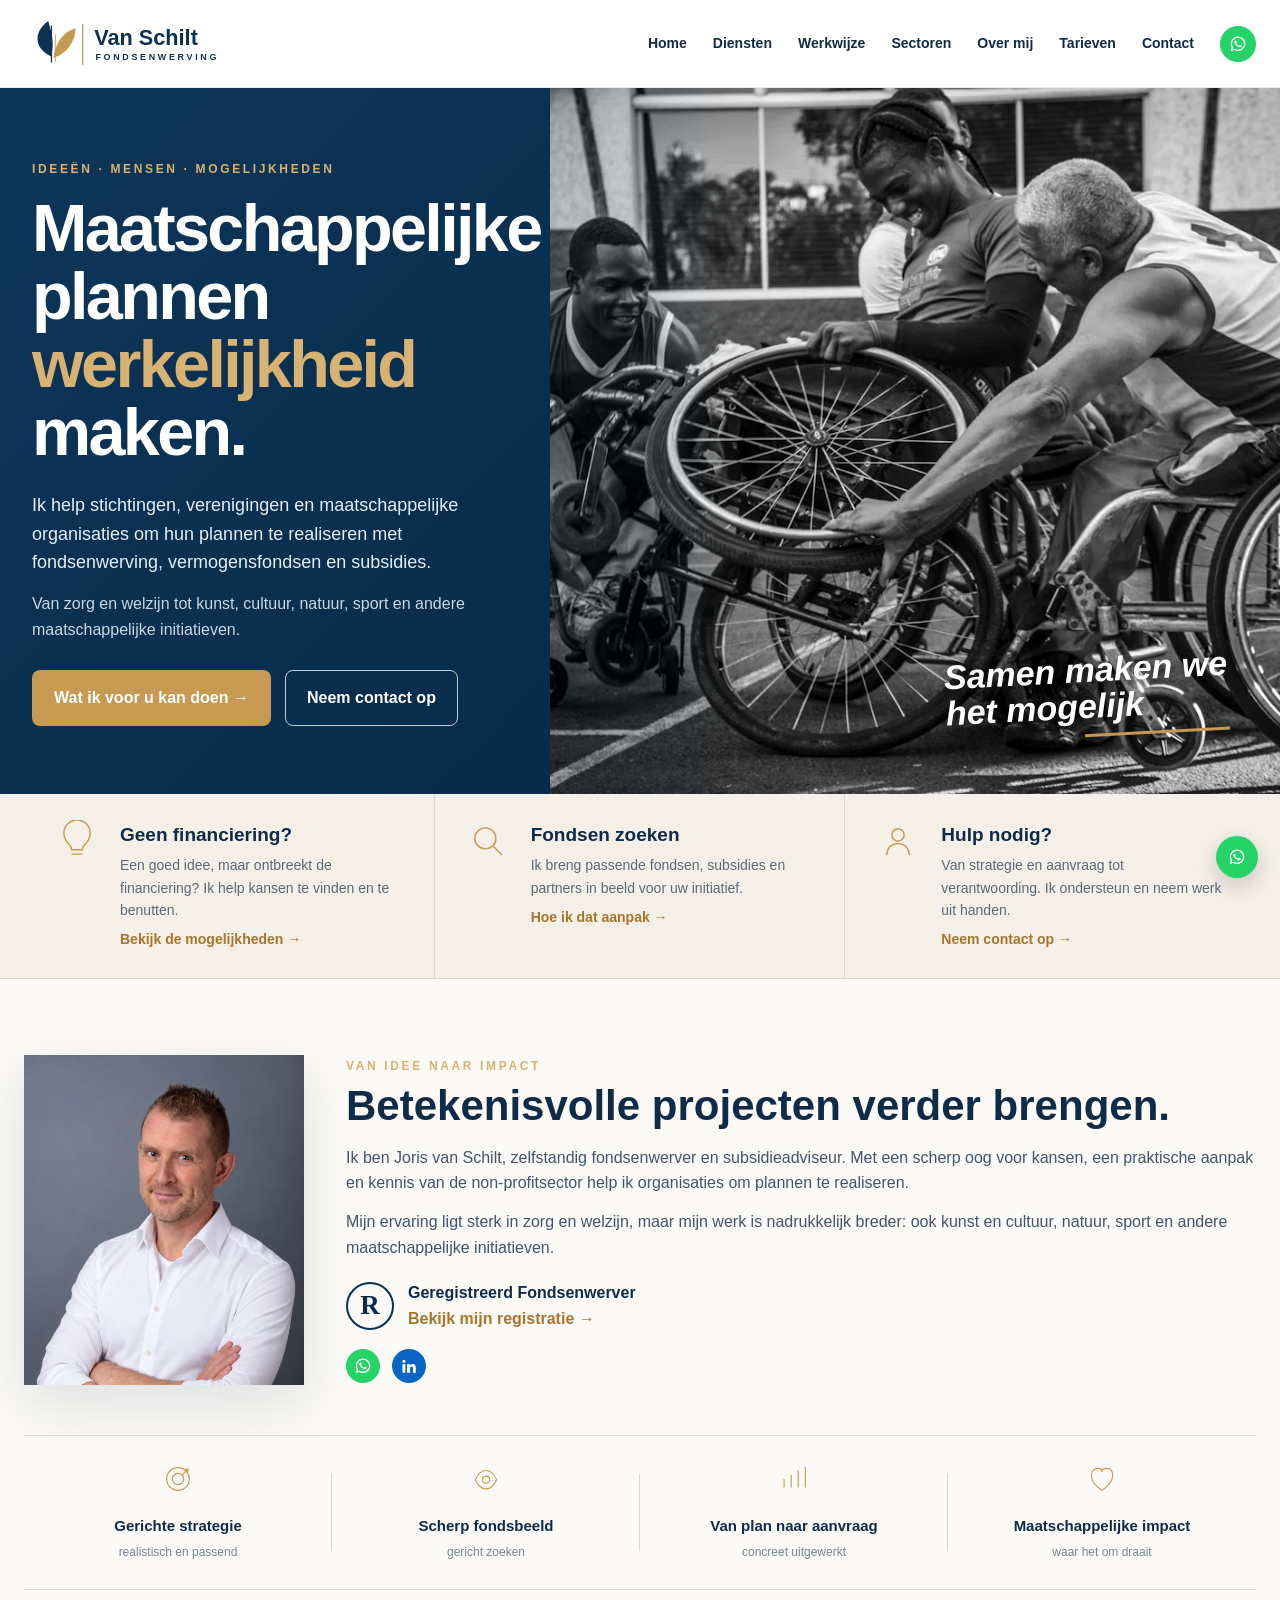
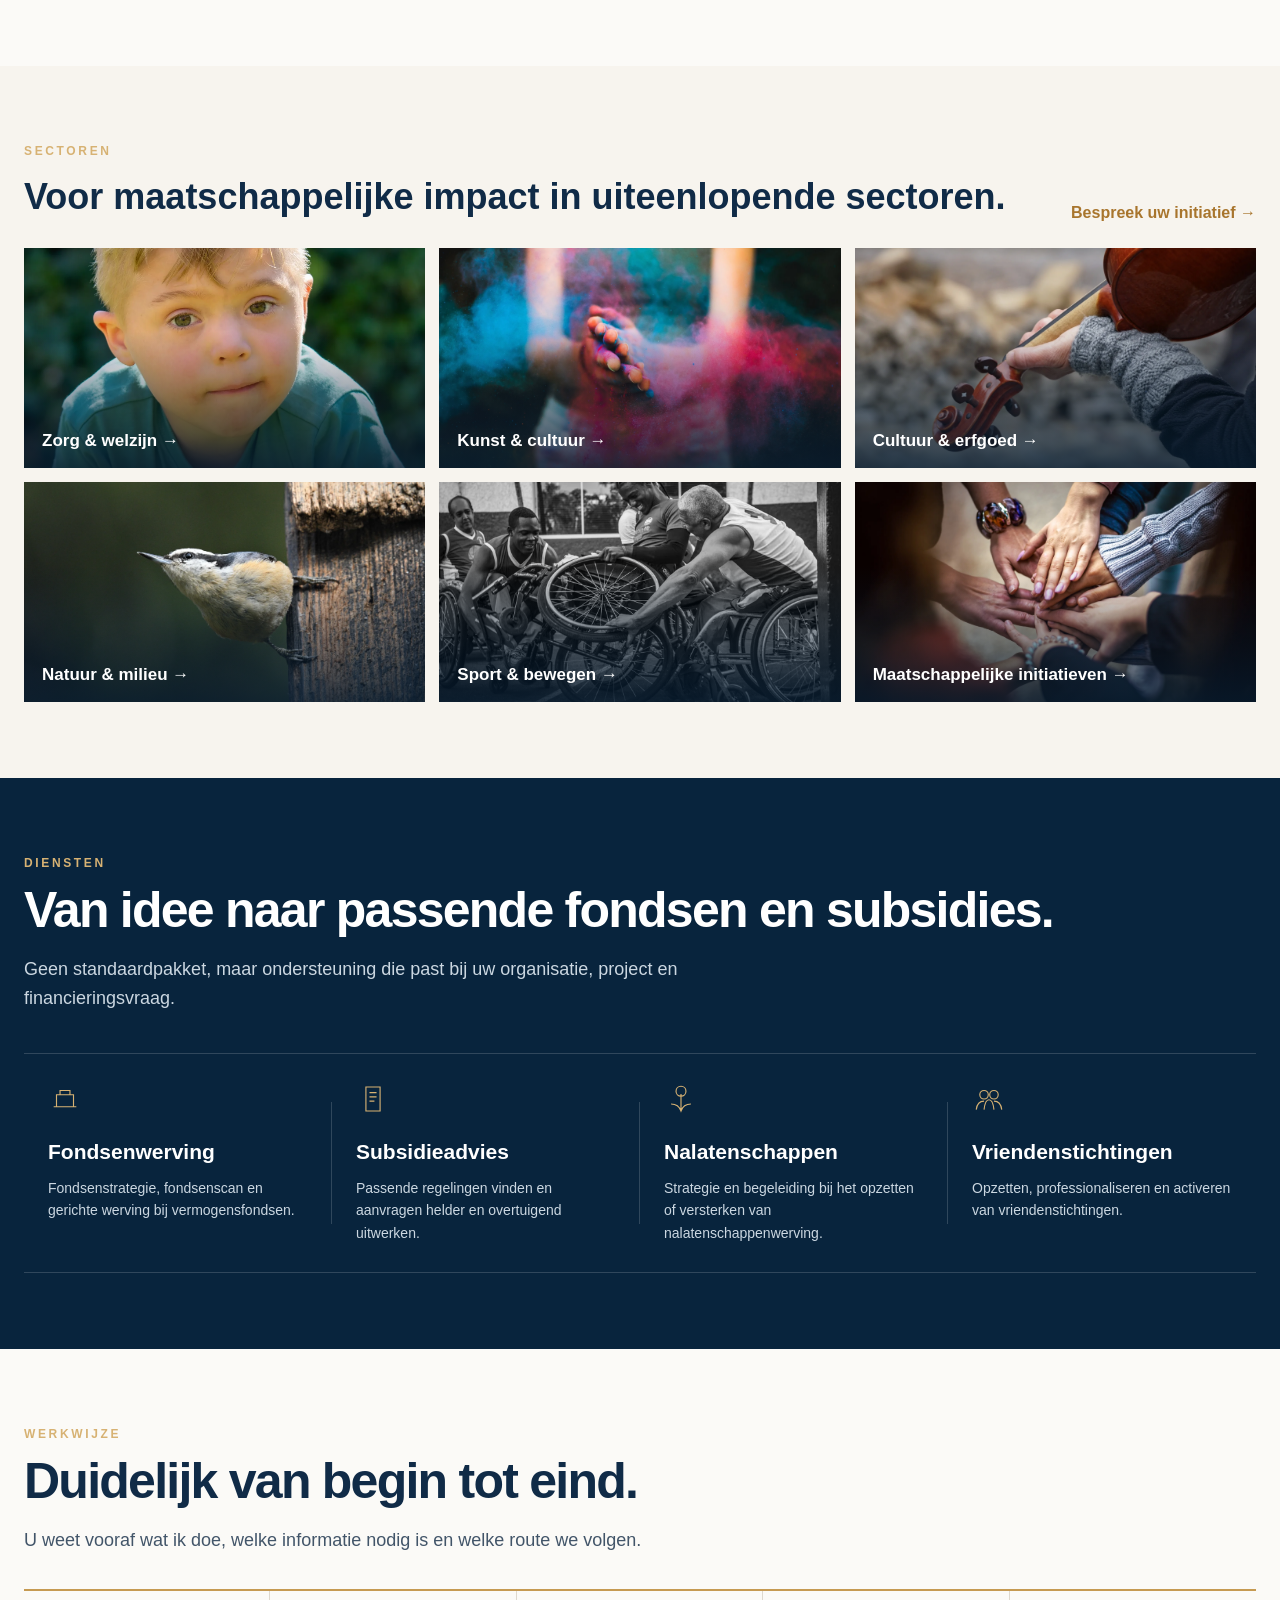
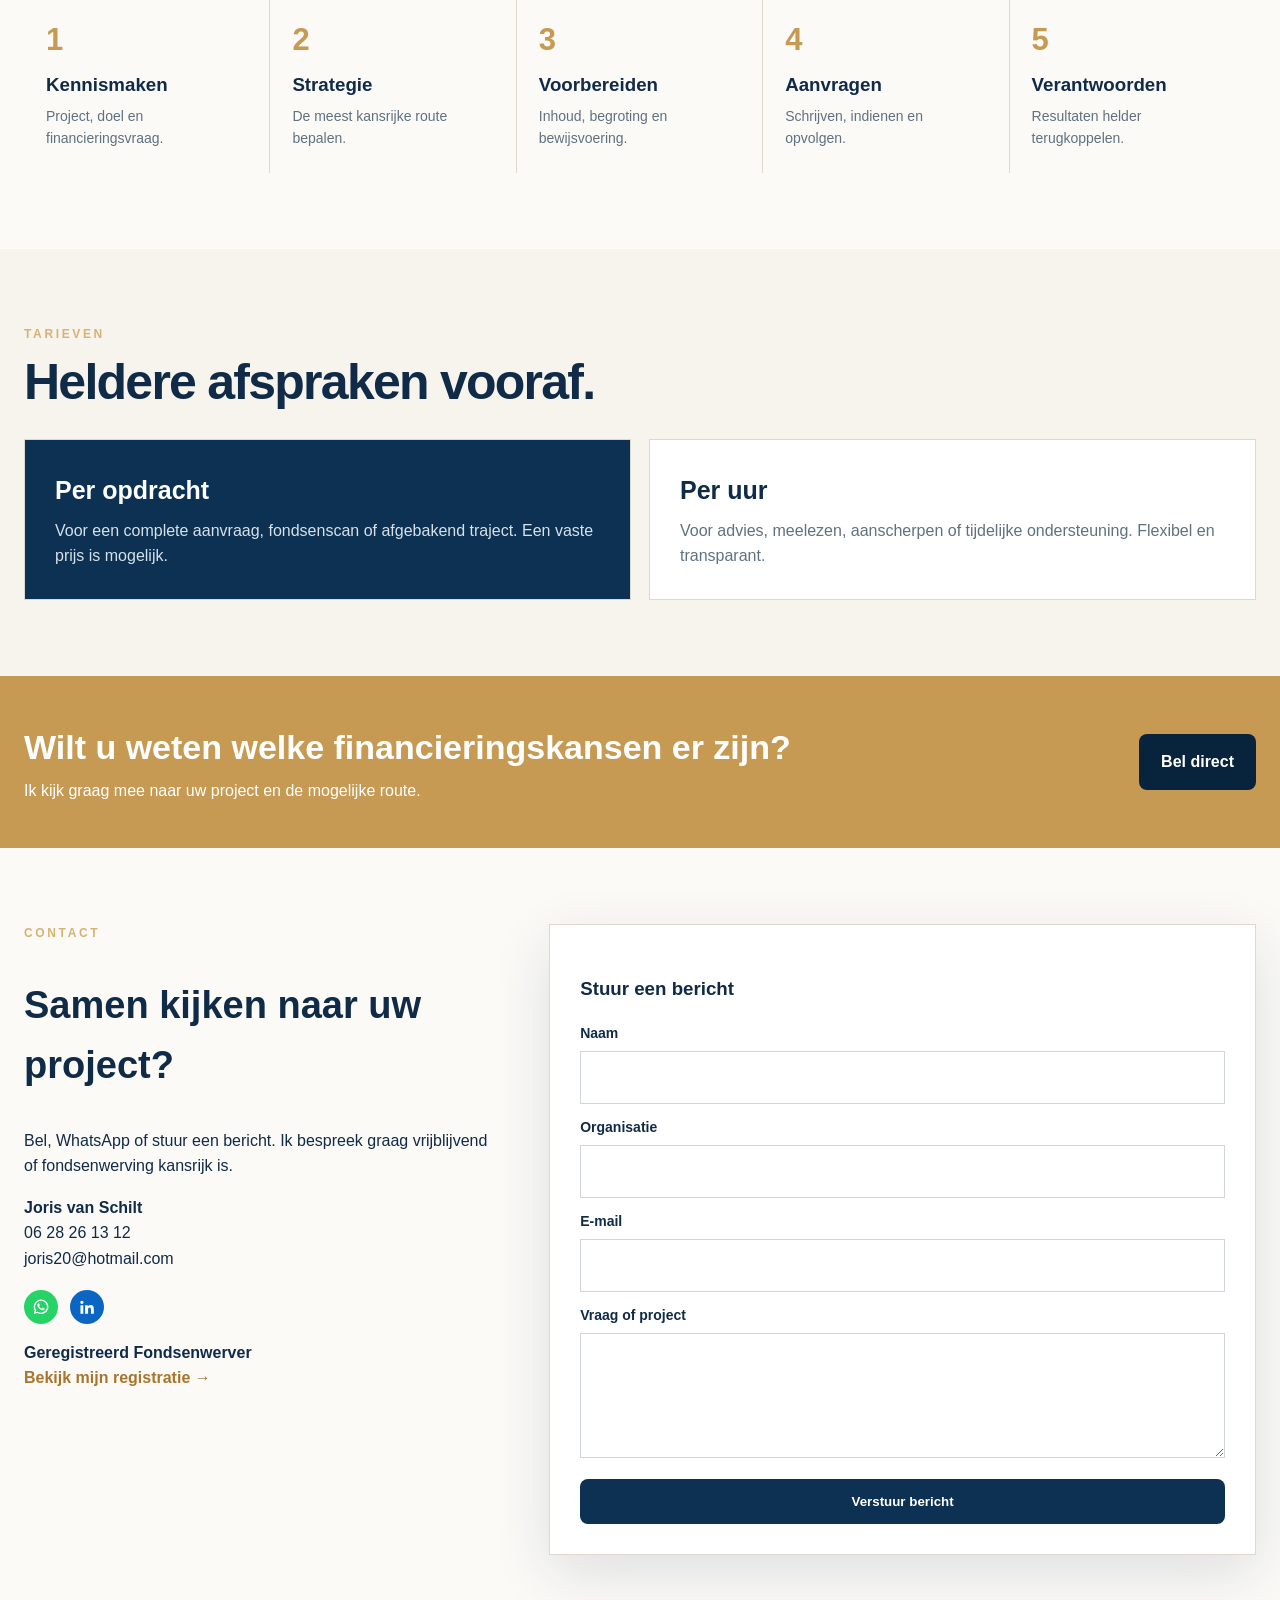
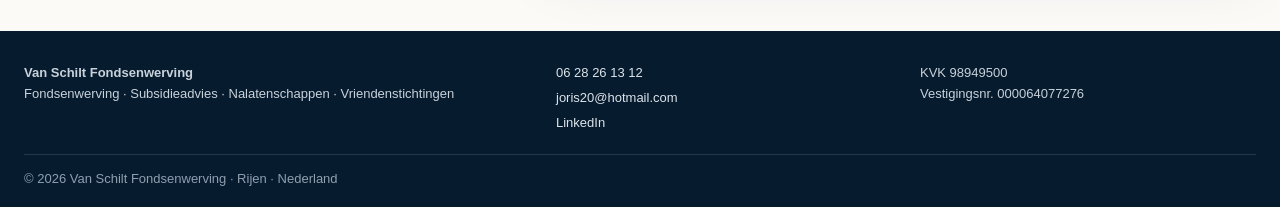
<file: index.html>
<!doctype html><html lang="nl"><head><meta charset="utf-8"><meta name="viewport" content="width=device-width,initial-scale=1"><meta name="theme-color" content="#0d3152"><link rel="icon" href="favicon.svg" type="image/svg+xml"><link rel="stylesheet" href="styles.css"><link rel="preload" as="image" href="hero-kracht.webp" fetchpriority="high">
<title>Fondsenwerving & subsidieadvies | Van Schilt Fondsenwerving</title><meta name="description" content="Van Schilt Fondsenwerving helpt stichtingen, verenigingen en maatschappelijke organisaties met fondsenwerving, vermogensfondsen, subsidies en projectaanvragen."><link rel="canonical" href="https://www.vsfw.nl/"><meta name="robots" content="index,follow,max-image-preview:large"><meta property="og:locale" content="nl_NL"><meta property="og:type" content="website"><meta property="og:title" content="Van Schilt Fondsenwerving | Maatschappelijke plannen werkelijkheid maken"><meta property="og:description" content="Fondsenwerving en subsidieadvies voor zorg, cultuur, natuur, sport en maatschappelijke initiatieven."><meta property="og:url" content="https://www.vsfw.nl/"><meta property="og:image" content="https://www.vsfw.nl/hero-kracht.webp"><meta property="og:image:width" content="1170"><meta property="og:image:height" content="780"><meta name="twitter:card" content="summary_large_image"><script type="application/ld+json">{"@context":"https://schema.org","@graph":[{"@type":"ProfessionalService","@id":"https://www.vsfw.nl/#business","name":"Van Schilt Fondsenwerving","url":"https://www.vsfw.nl/","logo":"https://www.vsfw.nl/logo.svg","image":"https://www.vsfw.nl/hero-kracht.webp","telephone":"+31628261312","email":"joris20@hotmail.com","address":{"@type":"PostalAddress","addressLocality":"Rijen","addressCountry":"NL"},"areaServed":{"@type":"Country","name":"Nederland"},"identifier":[{"@type":"PropertyValue","propertyID":"KVK","value":"98949500"},{"@type":"PropertyValue","propertyID":"Vestigingsnummer","value":"000064077276"}],"hasOfferCatalog":{"@type":"OfferCatalog","name":"Diensten","itemListElement":[{"@type":"Offer","itemOffered":{"@type":"Service","name":"Fondsenwerving"}},{"@type":"Offer","itemOffered":{"@type":"Service","name":"Subsidieadvies"}},{"@type":"Offer","itemOffered":{"@type":"Service","name":"Nalatenschappenwerving"}},{"@type":"Offer","itemOffered":{"@type":"Service","name":"Vriendenstichtingen"}}]},"sameAs":["https://www.linkedin.com/in/jorisvanschilt/"],"knowsAbout":["Fondsenwerving","Vermogensfondsen","Subsidieadvies","Nalatenschappen","Vriendenstichtingen"]},{"@type":"Person","@id":"https://www.vsfw.nl/#joris","name":"Joris van Schilt","jobTitle":"Fondsenwerver en subsidieadviseur","worksFor":{"@id":"https://www.vsfw.nl/#business"},"sameAs":["https://www.linkedin.com/in/jorisvanschilt/"]},{"@type":"WebSite","@id":"https://www.vsfw.nl/#website","url":"https://www.vsfw.nl/","name":"Van Schilt Fondsenwerving","inLanguage":"nl-NL","publisher":{"@id":"https://www.vsfw.nl/#business"}}]}</script></head><body><a class="skip" href="#main">Naar inhoud</a><nav class="site-nav"><div class="wrap navin"><a class="brand" href="index.html" aria-label="Van Schilt Fondsenwerving home"><img src="logo.svg" alt="Van Schilt Fondsenwerving"></a><button class="menu-toggle" aria-label="Menu openen" aria-expanded="false">☰</button><div class="navlinks"><a href="index.html#home">Home</a><a href="index.html#diensten">Diensten</a><a href="index.html#werkwijze">Werkwijze</a><a href="index.html#sectoren">Sectoren</a><a href="index.html#over">Over mij</a><a href="index.html#tarieven">Tarieven</a><a href="index.html#contact">Contact</a><a class="navcta" href="https://wa.me/31628261312?text=Hallo%20Joris%2C%20ik%20heb%20een%20vraag%20over%20fondsenwerving." target="_blank" rel="noopener" aria-label="WhatsApp"><span class="srOnly">WhatsApp</span><svg class="brandIcon" viewBox="0 0 24 24" aria-hidden="true"><path d="M12 2a9.7 9.7 0 0 0-8.4 14.55L2.3 21.3l4.88-1.28A9.7 9.7 0 1 0 12 2Zm0 17.65a7.9 7.9 0 0 1-4.02-1.1l-.29-.17-2.9.76.78-2.82-.19-.3A7.9 7.9 0 1 1 12 19.65Zm4.34-5.91c-.24-.12-1.4-.69-1.62-.77-.22-.08-.38-.12-.54.12-.16.24-.62.77-.76.93-.14.16-.28.18-.52.06-.24-.12-1-.37-1.91-1.18a7.2 7.2 0 0 1-1.32-1.64c-.14-.24-.01-.37.1-.49.11-.11.24-.28.36-.42.12-.14.16-.24.24-.4.08-.16.04-.3-.02-.42-.06-.12-.54-1.3-.74-1.78-.2-.47-.4-.4-.54-.41h-.46c-.16 0-.42.06-.64.3-.22.24-.84.82-.84 2s.86 2.32.98 2.48c.12.16 1.69 2.58 4.1 3.62.57.25 1.02.39 1.37.5.58.18 1.1.16 1.51.1.46-.07 1.4-.57 1.6-1.13.2-.56.2-1.04.14-1.14-.06-.1-.22-.16-.46-.28Z"/></svg></a></div></div></nav>
<header class="hero" id="home"><div class="heroGrid"><div class="heroCopy"><div class="eyebrow">Ideeën · mensen · mogelijkheden</div><h1>Maatschappelijke plannen <em>werkelijkheid</em> maken.</h1><p>Ik help stichtingen, verenigingen en maatschappelijke organisaties om hun plannen te realiseren met fondsenwerving, vermogensfondsen en subsidies.</p><p class="secondary">Van zorg en welzijn tot kunst, cultuur, natuur, sport en andere maatschappelijke initiatieven.</p><div class="actions"><a class="btn gold" href="#diensten">Wat ik voor u kan doen →</a><a class="btn ghost" href="#contact">Neem contact op</a></div></div><div class="heroImage"><img src="hero-kracht.webp" width="1170" height="780" fetchpriority="high" decoding="async" alt="Rolstoelsporters die samen intensief sporten"><div class="heroNote">Samen maken we<br>het mogelijk</div></div></div></header>
<main id="main"><div class="quick"><div class="wrap quickGrid"><div class="quickItem"><svg class="lineicon" viewBox="0 0 48 48" aria-hidden="true"><path d="M17 34h14M18 39h12M15 28c-4-4-6-8-6-13a15 15 0 0 1 30 0c0 5-2 9-6 13-2 2-3 4-3 6H18c0-2-1-4-3-6Z"/></svg><div><h3>Geen financiering?</h3><p>Een goed idee, maar ontbreekt de financiering? Ik help kansen te vinden en te benutten.</p><a href="#diensten">Bekijk de mogelijkheden →</a></div></div><div class="quickItem"><svg class="lineicon" viewBox="0 0 48 48" aria-hidden="true"><circle cx="21" cy="21" r="12"/><path d="m30 30 10 10"/></svg><div><h3>Fondsen zoeken</h3><p>Ik breng passende fondsen, subsidies en partners in beeld voor uw initiatief.</p><a href="#werkwijze">Hoe ik dat aanpak →</a></div></div><div class="quickItem"><svg class="lineicon" viewBox="0 0 48 48" aria-hidden="true"><circle cx="24" cy="17" r="7"/><path d="M11 40c1-9 6-13 13-13s12 4 13 13"/></svg><div><h3>Hulp nodig?</h3><p>Van strategie en aanvraag tot verantwoording. Ik ondersteun en neem werk uit handen.</p><a href="#contact">Neem contact op →</a></div></div></div></div>
<section id="over"><div class="wrap"><div class="aboutGrid"><img class="portrait" src="joris-van-schilt.webp" width="1024" height="1536" loading="lazy" decoding="async" alt="Joris van Schilt, fondsenwerver en subsidieadviseur"><div class="aboutText"><div class="kicker">Van idee naar impact</div><h2>Betekenisvolle projecten verder brengen.</h2><p>Ik ben Joris van Schilt, zelfstandig fondsenwerver en subsidieadviseur. Met een scherp oog voor kansen, een praktische aanpak en kennis van de non-profitsector help ik organisaties om plannen te realiseren.</p><p>Mijn ervaring ligt sterk in zorg en welzijn, maar mijn werk is nadrukkelijk breder: ook kunst en cultuur, natuur, sport en andere maatschappelijke initiatieven.</p><div class="registerRow"><div class="registerMark">R</div><div><strong>Geregistreerd Fondsenwerver</strong><br><a href="https://www.registerfondsenwervers.nl/#register" target="_blank" rel="noopener">Bekijk mijn registratie →</a></div></div><div class="socialActions"><a class="socialBtn whatsapp" href="https://wa.me/31628261312?text=Hallo%20Joris%2C%20ik%20heb%20een%20vraag%20over%20fondsenwerving." target="_blank" rel="noopener" aria-label="WhatsApp"><svg class="brandIcon" viewBox="0 0 24 24" aria-hidden="true"><path d="M12 2a9.7 9.7 0 0 0-8.4 14.55L2.3 21.3l4.88-1.28A9.7 9.7 0 1 0 12 2Zm0 17.65a7.9 7.9 0 0 1-4.02-1.1l-.29-.17-2.9.76.78-2.82-.19-.3A7.9 7.9 0 1 1 12 19.65Zm4.34-5.91c-.24-.12-1.4-.69-1.62-.77-.22-.08-.38-.12-.54.12-.16.24-.62.77-.76.93-.14.16-.28.18-.52.06-.24-.12-1-.37-1.91-1.18a7.2 7.2 0 0 1-1.32-1.64c-.14-.24-.01-.37.1-.49.11-.11.24-.28.36-.42.12-.14.16-.24.24-.4.08-.16.04-.3-.02-.42-.06-.12-.54-1.3-.74-1.78-.2-.47-.4-.4-.54-.41h-.46c-.16 0-.42.06-.64.3-.22.24-.84.82-.84 2s.86 2.32.98 2.48c.12.16 1.69 2.58 4.1 3.62.57.25 1.02.39 1.37.5.58.18 1.1.16 1.51.1.46-.07 1.4-.57 1.6-1.13.2-.56.2-1.04.14-1.14-.06-.1-.22-.16-.46-.28Z"/></svg></a><a class="socialBtn linkedin" href="https://www.linkedin.com/in/jorisvanschilt/" target="_blank" rel="noopener" aria-label="LinkedIn"><svg class="brandIcon" viewBox="0 0 24 24" aria-hidden="true"><path d="M5.2 3.6A2.2 2.2 0 1 1 5.2 8a2.2 2.2 0 0 1 0-4.4ZM3.3 9.6h3.8V21H3.3V9.6Zm6.1 0H13v1.56h.05c.5-.95 1.72-1.95 3.54-1.95 3.79 0 4.49 2.49 4.49 5.73V21h-3.8v-5.37c0-1.28-.02-2.93-1.79-2.93-1.79 0-2.06 1.4-2.06 2.84V21H9.4V9.6Z"/></svg></a></div></div></div>
<div class="iconStrip" aria-label="Kernpunten"><div class="iconPoint"><svg viewBox="0 0 48 48" aria-hidden="true"><circle cx="24" cy="24" r="16"/><circle cx="24" cy="24" r="8"/><path d="m30 18 8-8M34 10h4v4"/></svg><strong>Gerichte strategie</strong><span>realistisch en passend</span></div><div class="iconPoint"><svg viewBox="0 0 48 48" aria-hidden="true"><path d="M9 25c4-9 9-13 15-13s11 4 15 13c-4 9-9 13-15 13S13 34 9 25Z"/><circle cx="24" cy="25" r="5"/></svg><strong>Scherp fondsbeeld</strong><span>gericht zoeken</span></div><div class="iconPoint"><svg viewBox="0 0 48 48" aria-hidden="true"><path d="M10 36V24M20 36V18M30 36V12M40 36V7"/></svg><strong>Van plan naar aanvraag</strong><span>concreet uitgewerkt</span></div><div class="iconPoint"><svg viewBox="0 0 48 48" aria-hidden="true"><path d="M24 40S9 31 9 19c0-6 4-10 9-10 4 0 6 2 6 5 0-3 3-5 7-5 5 0 8 4 8 10 0 12-15 21-15 21Z"/></svg><strong>Maatschappelijke impact</strong><span>waar het om draait</span></div></div></div></section>
<section class="sectorBand" id="sectoren"><div class="wrap"><div class="sectorHead"><div><div class="kicker">Sectoren</div><h2>Voor maatschappelijke impact in uiteenlopende sectoren.</h2></div><a class="more" href="#contact">Bespreek uw initiatief →</a></div><div class="sectorGrid"><a class="sectorCard" href="zorg-en-welzijn.html"><img src="down.webp" width="1365" height="2048" loading="lazy" decoding="async" alt="Zorg en welzijn"><span>Zorg & welzijn →</span></a><a class="sectorCard" href="kunst-en-cultuur.html"><img src="kunst.webp" width="1600" height="1066" loading="lazy" decoding="async" alt="Kunst en cultuur"><span>Kunst & cultuur →</span></a><a class="sectorCard" href="cultuur-en-erfgoed.html"><img src="muziek.webp" width="1600" height="1066" loading="lazy" decoding="async" alt="Cultuur en erfgoed"><span>Cultuur & erfgoed →</span></a><a class="sectorCard" href="natuur-en-milieu.html"><img src="vogel.webp" width="1600" height="1066" loading="lazy" decoding="async" alt="Natuur en milieu"><span>Natuur & milieu →</span></a><a class="sectorCard" href="sport-en-bewegen.html"><img src="hero-kracht.webp" width="1170" height="780" loading="lazy" decoding="async" alt="Sport en bewegen"><span>Sport & bewegen →</span></a><a class="sectorCard" href="maatschappelijke-projecten.html"><img src="verbinden.webp" width="1600" height="1066" loading="lazy" decoding="async" alt="Maatschappelijke initiatieven"><span>Maatschappelijke initiatieven →</span></a></div></div></section>
<section class="services" id="diensten"><div class="wrap"><div class="kicker">Diensten</div><h2 class="sectionTitle">Van idee naar passende fondsen en subsidies.</h2><p class="lead">Geen standaardpakket, maar ondersteuning die past bij uw organisatie, project en financieringsvraag.</p><div class="serviceGrid"><div class="service"><svg viewBox="0 0 48 48" aria-hidden="true"><path d="M8 35h32M12 35V18h24v17M17 18v-6h14v6"/></svg><h3>Fondsenwerving</h3><p>Fondsenstrategie, fondsenscan en gerichte werving bij vermogensfondsen.</p></div><div class="service"><svg viewBox="0 0 48 48" aria-hidden="true"><path d="M14 7h20v34H14zM19 15h10M19 21h10M19 27h7"/></svg><h3>Subsidieadvies</h3><p>Passende regelingen vinden en aanvragen helder en overtuigend uitwerken.</p></div><div class="service"><svg viewBox="0 0 48 48" aria-hidden="true"><path d="M10 31c8 0 12 4 14 10 2-6 6-10 14-10M24 41V17M17 13c0-4 3-7 7-7s7 3 7 7-3 7-7 7-7-3-7-7Z"/></svg><h3>Nalatenschappen</h3><p>Strategie en begeleiding bij het opzetten of versterken van nalatenschappenwerving.</p></div><div class="service"><svg viewBox="0 0 48 48" aria-hidden="true"><circle cx="17" cy="18" r="6"/><circle cx="31" cy="18" r="6"/><path d="M6 39c1-8 5-12 11-12M42 39c-1-8-5-12-11-12M17 39c1-9 3-14 7-14s6 5 7 14"/></svg><h3>Vriendenstichtingen</h3><p>Opzetten, professionaliseren en activeren van vriendenstichtingen.</p></div></div></div></section>
<section id="werkwijze"><div class="wrap"><div class="kicker">Werkwijze</div><h2 class="sectionTitle">Duidelijk van begin tot eind.</h2><p class="lead">U weet vooraf wat ik doe, welke informatie nodig is en welke route we volgen.</p><div class="steps"><div class="step"><strong>1</strong><h3>Kennismaken</h3><p>Project, doel en financieringsvraag.</p></div><div class="step"><strong>2</strong><h3>Strategie</h3><p>De meest kansrijke route bepalen.</p></div><div class="step"><strong>3</strong><h3>Voorbereiden</h3><p>Inhoud, begroting en bewijsvoering.</p></div><div class="step"><strong>4</strong><h3>Aanvragen</h3><p>Schrijven, indienen en opvolgen.</p></div><div class="step"><strong>5</strong><h3>Verantwoorden</h3><p>Resultaten helder terugkoppelen.</p></div></div></div></section>
<section class="sectorBand" id="tarieven"><div class="wrap"><div class="kicker">Tarieven</div><h2 class="sectionTitle">Heldere afspraken vooraf.</h2><div class="priceGrid"><div class="price dark"><h3>Per opdracht</h3><p>Voor een complete aanvraag, fondsenscan of afgebakend traject. Een vaste prijs is mogelijk.</p></div><div class="price"><h3>Per uur</h3><p>Voor advies, meelezen, aanscherpen of tijdelijke ondersteuning. Flexibel en transparant.</p></div></div></div></section>
<div class="contactBand"><div class="wrap"><div><h2>Wilt u weten welke financieringskansen er zijn?</h2><p>Ik kijk graag mee naar uw project en de mogelijke route.</p></div><a class="btn" href="tel:+31628261312">Bel direct</a></div></div>
<section id="contact"><div class="wrap contactGrid"><div class="contactInfo"><div class="kicker">Contact</div><h2>Samen kijken naar uw project?</h2><p>Bel, WhatsApp of stuur een bericht. Ik bespreek graag vrijblijvend of fondsenwerving kansrijk is.</p><p><strong>Joris van Schilt</strong><br><a href="tel:+31628261312">06 28 26 13 12</a><br><a href="mailto:joris20@hotmail.com">joris20@hotmail.com</a></p><div class="socialActions"><a class="socialBtn whatsapp" href="https://wa.me/31628261312?text=Hallo%20Joris%2C%20ik%20heb%20een%20vraag%20over%20fondsenwerving." target="_blank" rel="noopener" aria-label="WhatsApp"><svg class="brandIcon" viewBox="0 0 24 24" aria-hidden="true"><path d="M12 2a9.7 9.7 0 0 0-8.4 14.55L2.3 21.3l4.88-1.28A9.7 9.7 0 1 0 12 2Zm0 17.65a7.9 7.9 0 0 1-4.02-1.1l-.29-.17-2.9.76.78-2.82-.19-.3A7.9 7.9 0 1 1 12 19.65Zm4.34-5.91c-.24-.12-1.4-.69-1.62-.77-.22-.08-.38-.12-.54.12-.16.24-.62.77-.76.93-.14.16-.28.18-.52.06-.24-.12-1-.37-1.91-1.18a7.2 7.2 0 0 1-1.32-1.64c-.14-.24-.01-.37.1-.49.11-.11.24-.28.36-.42.12-.14.16-.24.24-.4.08-.16.04-.3-.02-.42-.06-.12-.54-1.3-.74-1.78-.2-.47-.4-.4-.54-.41h-.46c-.16 0-.42.06-.64.3-.22.24-.84.82-.84 2s.86 2.32.98 2.48c.12.16 1.69 2.58 4.1 3.62.57.25 1.02.39 1.37.5.58.18 1.1.16 1.51.1.46-.07 1.4-.57 1.6-1.13.2-.56.2-1.04.14-1.14-.06-.1-.22-.16-.46-.28Z"/></svg></a><a class="socialBtn linkedin" href="https://www.linkedin.com/in/jorisvanschilt/" target="_blank" rel="noopener" aria-label="LinkedIn"><svg class="brandIcon" viewBox="0 0 24 24" aria-hidden="true"><path d="M5.2 3.6A2.2 2.2 0 1 1 5.2 8a2.2 2.2 0 0 1 0-4.4ZM3.3 9.6h3.8V21H3.3V9.6Zm6.1 0H13v1.56h.05c.5-.95 1.72-1.95 3.54-1.95 3.79 0 4.49 2.49 4.49 5.73V21h-3.8v-5.37c0-1.28-.02-2.93-1.79-2.93-1.79 0-2.06 1.4-2.06 2.84V21H9.4V9.6Z"/></svg></a></div><p><strong>Geregistreerd Fondsenwerver</strong><br><a class="more" href="https://www.registerfondsenwervers.nl/#register" target="_blank" rel="noopener">Bekijk mijn registratie →</a></p></div><form class="form" action="https://formspree.io/f/xgodlrda" method="POST"><h3>Stuur een bericht</h3><label for="naam">Naam</label><input id="naam" name="naam" autocomplete="name" required><label for="organisatie">Organisatie</label><input id="organisatie" name="organisatie" autocomplete="organization"><label for="email">E-mail</label><input id="email" type="email" name="email" autocomplete="email" required><label for="bericht">Vraag of project</label><textarea id="bericht" name="bericht" required></textarea><button class="btn" type="submit">Verstuur bericht</button></form></div></section></main><footer><div class="wrap foot"><div><strong>Van Schilt Fondsenwerving</strong><br><span>Fondsenwerving · Subsidieadvies · Nalatenschappen · Vriendenstichtingen</span></div><div class="footlinks"><a href="tel:+31628261312">06 28 26 13 12</a><a href="mailto:joris20@hotmail.com">joris20@hotmail.com</a><a href="https://www.linkedin.com/in/jorisvanschilt/" target="_blank" rel="noopener">LinkedIn</a></div><div>KVK 98949500<br>Vestigingsnr. 000064077276</div></div><div class="wrap copyright">© 2026 Van Schilt Fondsenwerving · Rijen · Nederland</div></footer><a class="floating-whatsapp" href="https://wa.me/31628261312?text=Hallo%20Joris%2C%20ik%20heb%20een%20vraag%20over%20fondsenwerving." target="_blank" rel="noopener" aria-label="WhatsApp met Joris"><svg class="brandIcon" viewBox="0 0 24 24" aria-hidden="true"><path d="M12 2a9.7 9.7 0 0 0-8.4 14.55L2.3 21.3l4.88-1.28A9.7 9.7 0 1 0 12 2Zm0 17.65a7.9 7.9 0 0 1-4.02-1.1l-.29-.17-2.9.76.78-2.82-.19-.3A7.9 7.9 0 1 1 12 19.65Zm4.34-5.91c-.24-.12-1.4-.69-1.62-.77-.22-.08-.38-.12-.54.12-.16.24-.62.77-.76.93-.14.16-.28.18-.52.06-.24-.12-1-.37-1.91-1.18a7.2 7.2 0 0 1-1.32-1.64c-.14-.24-.01-.37.1-.49.11-.11.24-.28.36-.42.12-.14.16-.24.24-.4.08-.16.04-.3-.02-.42-.06-.12-.54-1.3-.74-1.78-.2-.47-.4-.4-.54-.41h-.46c-.16 0-.42.06-.64.3-.22.24-.84.82-.84 2s.86 2.32.98 2.48c.12.16 1.69 2.58 4.1 3.62.57.25 1.02.39 1.37.5.58.18 1.1.16 1.51.1.46-.07 1.4-.57 1.6-1.13.2-.56.2-1.04.14-1.14-.06-.1-.22-.16-.46-.28Z"/></svg></a><script>const b=document.querySelector('.menu-toggle'),n=document.querySelector('.navlinks');if(b&&n){b.onclick=()=>{const o=n.classList.toggle('open');b.setAttribute('aria-expanded',o)}};</script></body></html>
</file>
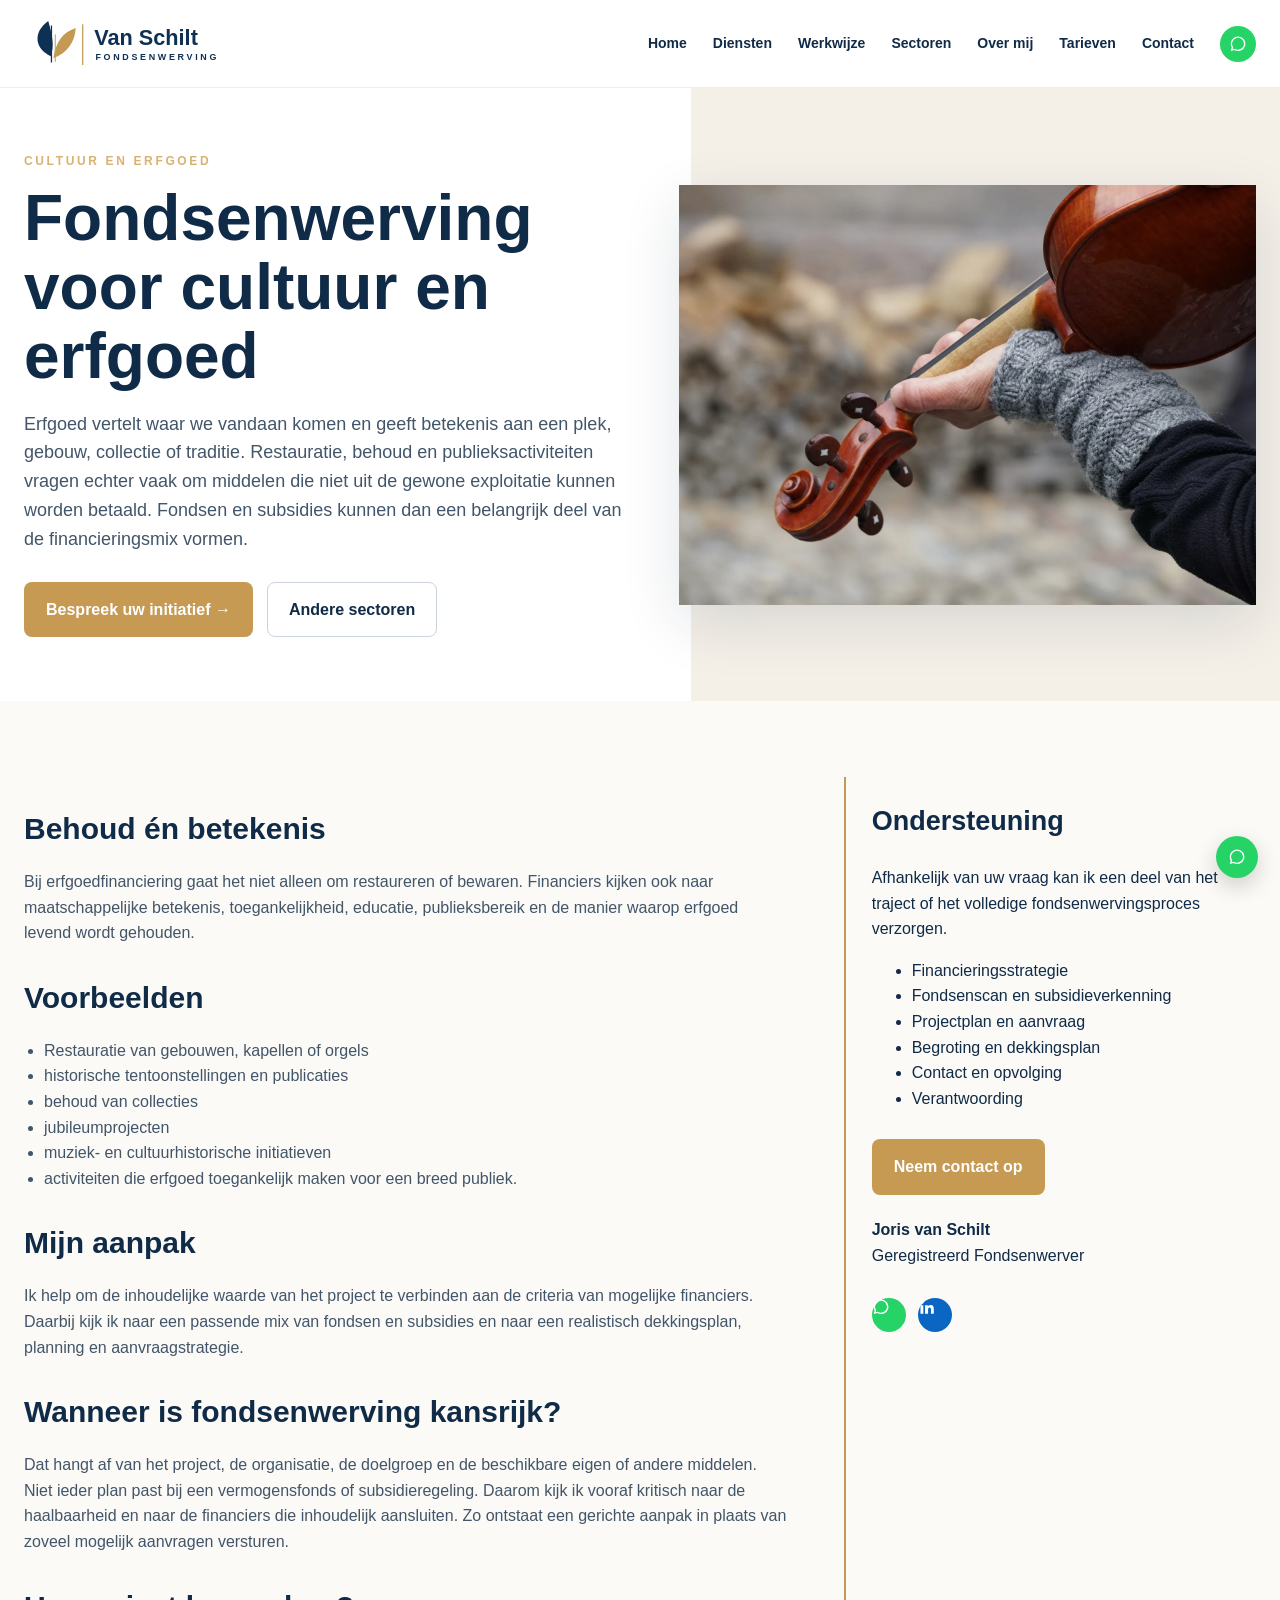
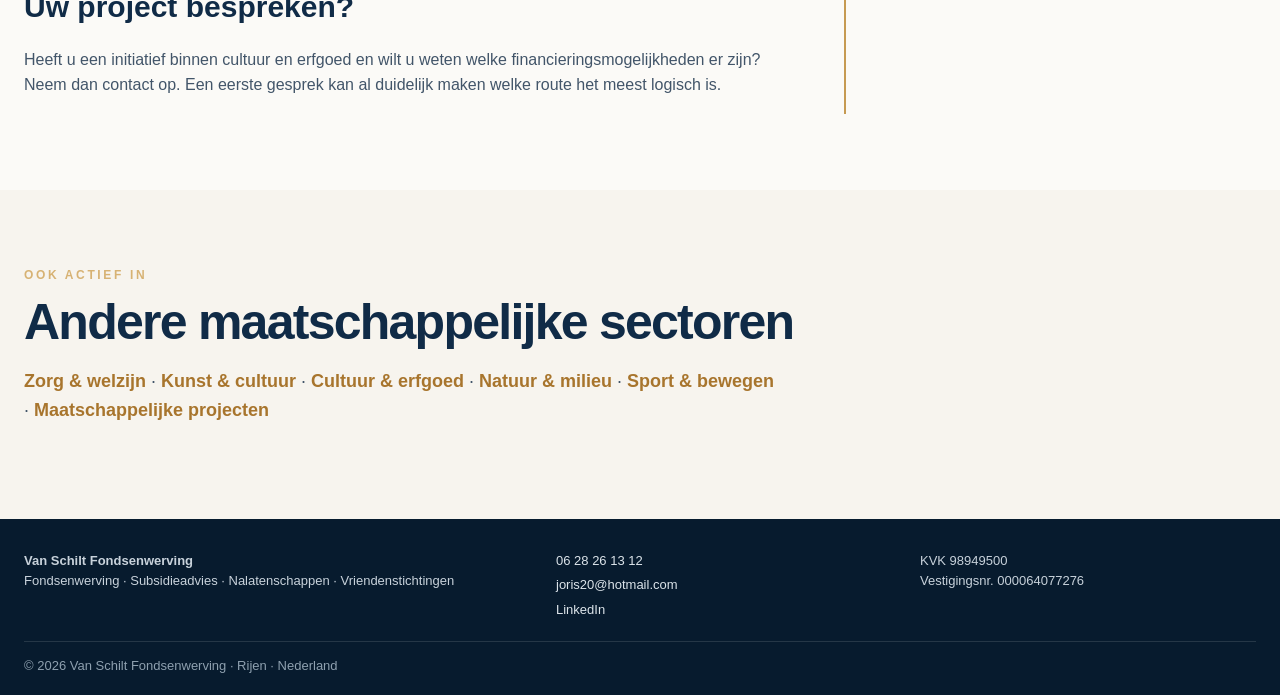
<file: cultuur-en-erfgoed.html>
<!doctype html><html lang="nl"><head><meta charset="utf-8"><meta name="viewport" content="width=device-width,initial-scale=1"><meta name="theme-color" content="#0d3152"><link rel="icon" href="favicon.svg" type="image/svg+xml"><link rel="stylesheet" href="styles.css"><title>Fondsenwerving voor cultuur en erfgoed | Van Schilt Fondsenwerving</title><meta name="description" content="Fondsenwerving voor erfgoed, monumenten, historische projecten en culturele initiatieven. Advies over fondsen, subsidies, projectplan en dekkingsplan."><link rel="canonical" href="https://www.vsfw.nl/cultuur-en-erfgoed.html"><meta name="robots" content="index,follow,max-image-preview:large"><meta property="og:locale" content="nl_NL"><meta property="og:type" content="website"><meta property="og:title" content="Fondsenwerving voor cultuur en erfgoed | Van Schilt Fondsenwerving"><meta property="og:description" content="Fondsenwerving voor erfgoed, monumenten, historische projecten en culturele initiatieven. Advies over fondsen, subsidies, projectplan en dekkingsplan."><meta property="og:url" content="https://www.vsfw.nl/cultuur-en-erfgoed.html"><meta property="og:image" content="https://www.vsfw.nl/muziek.webp"><meta name="twitter:card" content="summary_large_image"><script type="application/ld+json">{"@context":"https://schema.org","@graph":[{"@type":"WebPage","@id":"https://www.vsfw.nl/cultuur-en-erfgoed.html#webpage","url":"https://www.vsfw.nl/cultuur-en-erfgoed.html","name":"Fondsenwerving voor cultuur en erfgoed | Van Schilt Fondsenwerving","description":"Fondsenwerving voor erfgoed, monumenten, historische projecten en culturele initiatieven. Advies over fondsen, subsidies, projectplan en dekkingsplan.","inLanguage":"nl-NL","isPartOf":{"@id":"https://www.vsfw.nl/#website"},"about":{"@id":"https://www.vsfw.nl/#business"}},{"@type":"Service","name":"Fondsenwerving voor cultuur en erfgoed","provider":{"@id":"https://www.vsfw.nl/#business"},"areaServed":{"@type":"Country","name":"Nederland"},"url":"https://www.vsfw.nl/cultuur-en-erfgoed.html"},{"@type":"BreadcrumbList","itemListElement":[{"@type":"ListItem","position":1,"name":"Home","item":"https://www.vsfw.nl/"},{"@type":"ListItem","position":2,"name":"Cultuur en erfgoed","item":"https://www.vsfw.nl/cultuur-en-erfgoed.html"}]}]}</script></head><body>
<nav class="site-nav"><div class="wrap navin"><a class="brand" href="index.html" aria-label="Van Schilt Fondsenwerving home"><img src="logo.svg" alt="Van Schilt Fondsenwerving"></a><button class="menu-toggle" aria-label="Menu openen" aria-expanded="false">☰</button><div class="navlinks"><a href="index.html#home">Home</a><a href="index.html#diensten">Diensten</a><a href="index.html#werkwijze">Werkwijze</a><a href="index.html#sectoren">Sectoren</a><a href="index.html#over">Over mij</a><a href="index.html#tarieven">Tarieven</a><a href="index.html#contact">Contact</a><a class="navcta" href="https://wa.me/31628261312?text=Hallo%20Joris%2C%20ik%20heb%20een%20vraag%20over%20fondsenwerving." target="_blank" rel="noopener" aria-label="WhatsApp"><svg class="brandIcon" viewBox="0 0 24 24" aria-hidden="true"><path d="M12 2a9.7 9.7 0 0 0-8.4 14.55L2.3 21.3l4.88-1.28A9.7 9.7 0 1 0 12 2Zm0 17.65a7.9 7.9 0 0 1-4.02-1.1l-.29-.17-2.9.76.78-2.82-.19-.3A7.9 7.9 0 1 1 12 19.65Z"/></svg></a></div></div></nav>
<main><header class="subhero"><div class="wrap subgrid"><div><div class="kicker">Cultuur en erfgoed</div><h1>Fondsenwerving voor cultuur en erfgoed</h1><p>Erfgoed vertelt waar we vandaan komen en geeft betekenis aan een plek, gebouw, collectie of traditie. Restauratie, behoud en publieksactiviteiten vragen echter vaak om middelen die niet uit de gewone exploitatie kunnen worden betaald. Fondsen en subsidies kunnen dan een belangrijk deel van de financieringsmix vormen.</p><div class="actions"><a class="btn gold" href="index.html#contact">Bespreek uw initiatief →</a><a class="btn" style="border-color:#ccd3da" href="index.html#sectoren">Andere sectoren</a></div></div><img src="muziek.webp" fetchpriority="high" decoding="async" alt="Viool als beeld voor cultuur, muziek en erfgoed"></div></header>
<section><div class="wrap contentGrid"><article class="copy"><h2>Behoud én betekenis</h2><p>Bij erfgoedfinanciering gaat het niet alleen om restaureren of bewaren. Financiers kijken ook naar maatschappelijke betekenis, toegankelijkheid, educatie, publieksbereik en de manier waarop erfgoed levend wordt gehouden.</p><h2>Voorbeelden</h2><ul><li>Restauratie van gebouwen, kapellen of orgels</li><li>historische tentoonstellingen en publicaties</li><li>behoud van collecties</li><li>jubileumprojecten</li><li>muziek- en cultuurhistorische initiatieven</li><li>activiteiten die erfgoed toegankelijk maken voor een breed publiek.</li></ul><h2>Mijn aanpak</h2><p>Ik help om de inhoudelijke waarde van het project te verbinden aan de criteria van mogelijke financiers. Daarbij kijk ik naar een passende mix van fondsen en subsidies en naar een realistisch dekkingsplan, planning en aanvraagstrategie.</p><h2>Wanneer is fondsenwerving kansrijk?</h2><p>Dat hangt af van het project, de organisatie, de doelgroep en de beschikbare eigen of andere middelen. Niet ieder plan past bij een vermogensfonds of subsidieregeling. Daarom kijk ik vooraf kritisch naar de haalbaarheid en naar de financiers die inhoudelijk aansluiten. Zo ontstaat een gerichte aanpak in plaats van zoveel mogelijk aanvragen versturen.</p><h2>Uw project bespreken?</h2><p>Heeft u een initiatief binnen cultuur en erfgoed en wilt u weten welke financieringsmogelijkheden er zijn? Neem dan contact op. Een eerste gesprek kan al duidelijk maken welke route het meest logisch is.</p></article><aside class="aside"><h2>Ondersteuning</h2><p>Afhankelijk van uw vraag kan ik een deel van het traject of het volledige fondsenwervingsproces verzorgen.</p><ul><li>Financieringsstrategie</li><li>Fondsenscan en subsidieverkenning</li><li>Projectplan en aanvraag</li><li>Begroting en dekkingsplan</li><li>Contact en opvolging</li><li>Verantwoording</li></ul><a class="btn gold" href="index.html#contact">Neem contact op</a><p style="margin-top:22px"><strong>Joris van Schilt</strong><br>Geregistreerd Fondsenwerver</p><div class="socialActions"><a class="socialBtn whatsapp" href="https://wa.me/31628261312?text=Hallo%20Joris%2C%20ik%20heb%20een%20vraag%20over%20fondsenwerving." target="_blank" rel="noopener" aria-label="WhatsApp"><svg class="brandIcon" viewBox="0 0 24 24" aria-hidden="true"><path d="M12 2a9.7 9.7 0 0 0-8.4 14.55L2.3 21.3l4.88-1.28A9.7 9.7 0 1 0 12 2Zm0 17.65a7.9 7.9 0 0 1-4.02-1.1l-.29-.17-2.9.76.78-2.82-.19-.3A7.9 7.9 0 1 1 12 19.65Z"/></svg></a><a class="socialBtn linkedin" href="https://www.linkedin.com/in/jorisvanschilt/" target="_blank" rel="noopener" aria-label="LinkedIn"><svg class="brandIcon" viewBox="0 0 24 24"><path d="M5.2 3.6A2.2 2.2 0 1 1 5.2 8a2.2 2.2 0 0 1 0-4.4ZM3.3 9.6h3.8V21H3.3V9.6Zm6.1 0H13v1.56h.05c.5-.95 1.72-1.95 3.54-1.95 3.79 0 4.49 2.49 4.49 5.73V21h-3.8v-5.37c0-1.28-.02-2.93-1.79-2.93-1.79 0-2.06 1.4-2.06 2.84V21H9.4V9.6Z"/></svg></a></div></aside></div></section>
<section class="sectorBand"><div class="wrap"><div class="kicker">Ook actief in</div><h2 class="sectionTitle">Andere maatschappelijke sectoren</h2><p class="lead"><a class="more" href="zorg-en-welzijn.html">Zorg & welzijn</a> · <a class="more" href="kunst-en-cultuur.html">Kunst & cultuur</a> · <a class="more" href="cultuur-en-erfgoed.html">Cultuur & erfgoed</a> · <a class="more" href="natuur-en-milieu.html">Natuur & milieu</a> · <a class="more" href="sport-en-bewegen.html">Sport & bewegen</a> · <a class="more" href="maatschappelijke-projecten.html">Maatschappelijke projecten</a></p></div></section></main>
<footer><div class="wrap foot"><div><strong>Van Schilt Fondsenwerving</strong><br><span>Fondsenwerving · Subsidieadvies · Nalatenschappen · Vriendenstichtingen</span></div><div class="footlinks"><a href="tel:+31628261312">06 28 26 13 12</a><a href="mailto:joris20@hotmail.com">joris20@hotmail.com</a><a href="https://www.linkedin.com/in/jorisvanschilt/" target="_blank" rel="noopener">LinkedIn</a></div><div>KVK 98949500<br>Vestigingsnr. 000064077276</div></div><div class="wrap copyright">© 2026 Van Schilt Fondsenwerving · Rijen · Nederland</div></footer><a class="floating-whatsapp" href="https://wa.me/31628261312?text=Hallo%20Joris%2C%20ik%20heb%20een%20vraag%20over%20fondsenwerving." target="_blank" rel="noopener" aria-label="WhatsApp met Joris"><svg class="brandIcon" viewBox="0 0 24 24" aria-hidden="true"><path d="M12 2a9.7 9.7 0 0 0-8.4 14.55L2.3 21.3l4.88-1.28A9.7 9.7 0 1 0 12 2Zm0 17.65a7.9 7.9 0 0 1-4.02-1.1l-.29-.17-2.9.76.78-2.82-.19-.3A7.9 7.9 0 1 1 12 19.65Z"/></svg></a><script>const b=document.querySelector('.menu-toggle'),n=document.querySelector('.navlinks');if(b&&n){b.onclick=()=>{const o=n.classList.toggle('open');b.setAttribute('aria-expanded',o)}};</script></body></html>
</file>
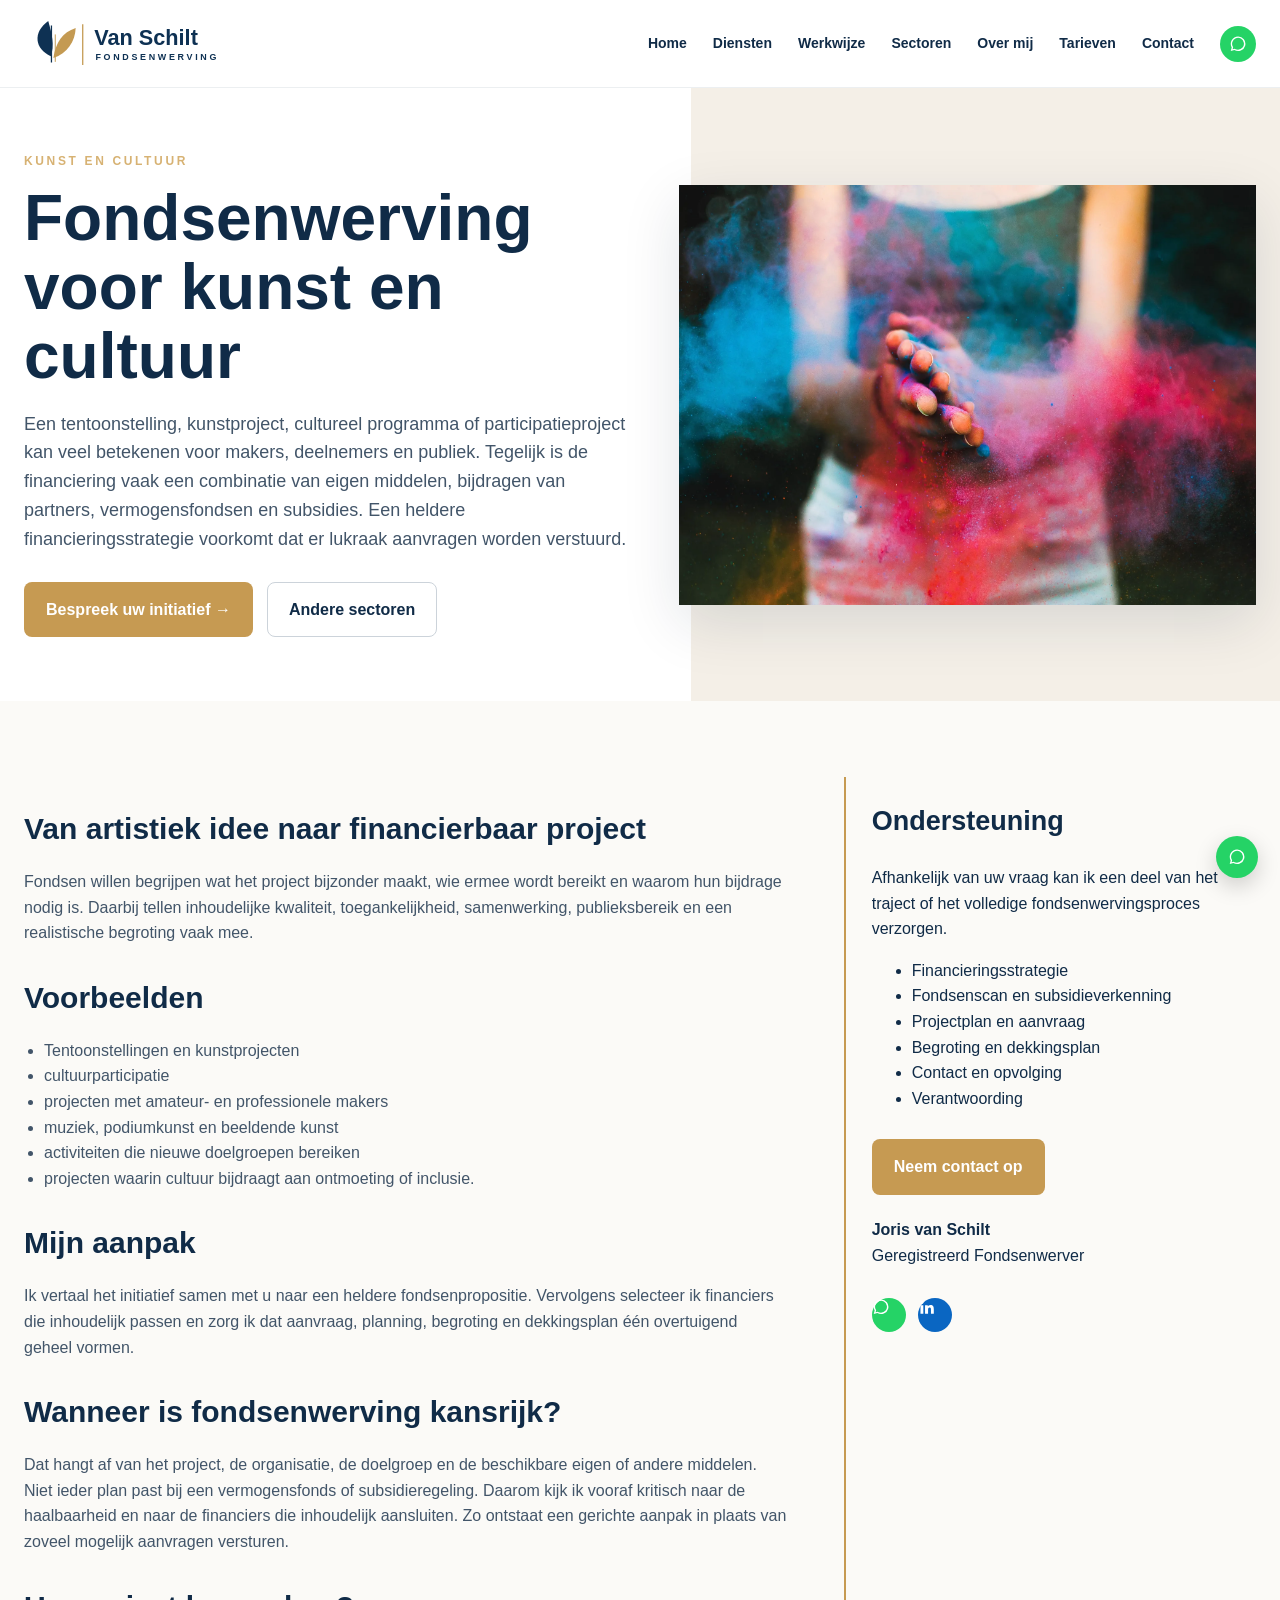
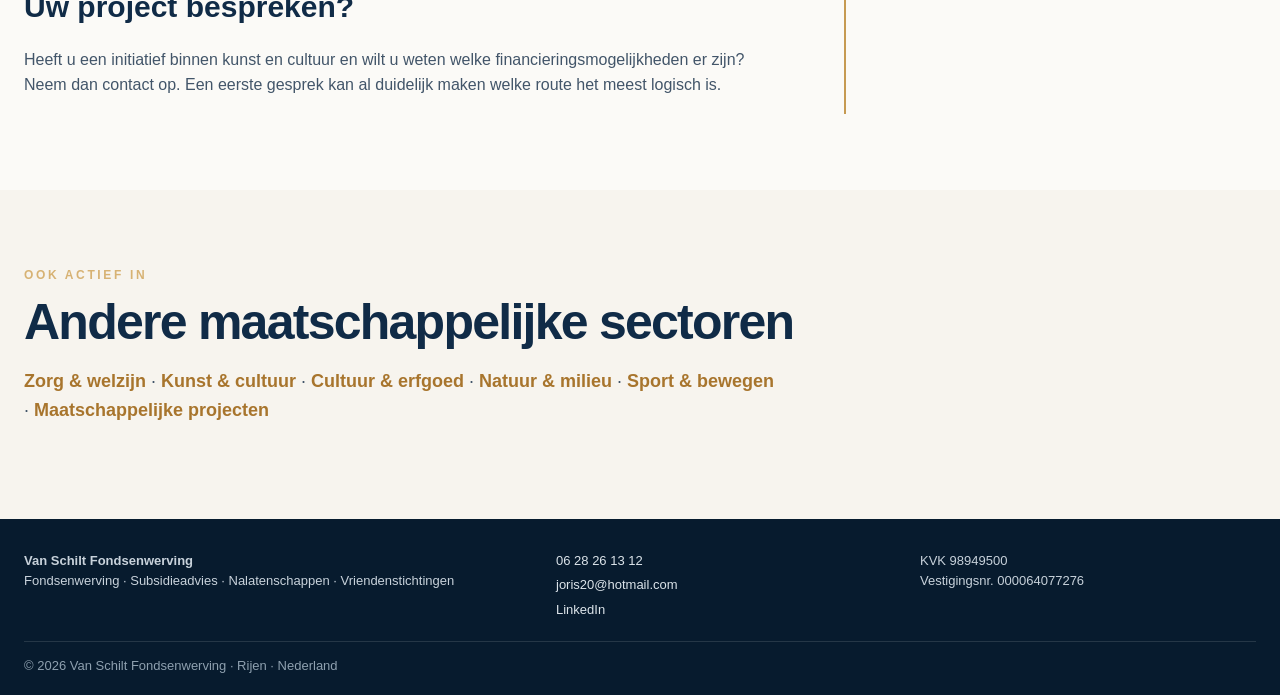
<file: kunst-en-cultuur.html>
<!doctype html><html lang="nl"><head><meta charset="utf-8"><meta name="viewport" content="width=device-width,initial-scale=1"><meta name="theme-color" content="#0d3152"><link rel="icon" href="favicon.svg" type="image/svg+xml"><link rel="stylesheet" href="styles.css"><title>Fondsenwerving voor kunst en cultuur | Van Schilt Fondsenwerving</title><meta name="description" content="Fondsenwerving en subsidieadvies voor culturele projecten, kunstinitiatieven en organisaties. Passende fondsen vinden en aanvragen overtuigend uitwerken."><link rel="canonical" href="https://www.vsfw.nl/kunst-en-cultuur.html"><meta name="robots" content="index,follow,max-image-preview:large"><meta property="og:locale" content="nl_NL"><meta property="og:type" content="website"><meta property="og:title" content="Fondsenwerving voor kunst en cultuur | Van Schilt Fondsenwerving"><meta property="og:description" content="Fondsenwerving en subsidieadvies voor culturele projecten, kunstinitiatieven en organisaties. Passende fondsen vinden en aanvragen overtuigend uitwerken."><meta property="og:url" content="https://www.vsfw.nl/kunst-en-cultuur.html"><meta property="og:image" content="https://www.vsfw.nl/kunst.webp"><meta name="twitter:card" content="summary_large_image"><script type="application/ld+json">{"@context":"https://schema.org","@graph":[{"@type":"WebPage","@id":"https://www.vsfw.nl/kunst-en-cultuur.html#webpage","url":"https://www.vsfw.nl/kunst-en-cultuur.html","name":"Fondsenwerving voor kunst en cultuur | Van Schilt Fondsenwerving","description":"Fondsenwerving en subsidieadvies voor culturele projecten, kunstinitiatieven en organisaties. Passende fondsen vinden en aanvragen overtuigend uitwerken.","inLanguage":"nl-NL","isPartOf":{"@id":"https://www.vsfw.nl/#website"},"about":{"@id":"https://www.vsfw.nl/#business"}},{"@type":"Service","name":"Fondsenwerving voor kunst en cultuur","provider":{"@id":"https://www.vsfw.nl/#business"},"areaServed":{"@type":"Country","name":"Nederland"},"url":"https://www.vsfw.nl/kunst-en-cultuur.html"},{"@type":"BreadcrumbList","itemListElement":[{"@type":"ListItem","position":1,"name":"Home","item":"https://www.vsfw.nl/"},{"@type":"ListItem","position":2,"name":"Kunst en cultuur","item":"https://www.vsfw.nl/kunst-en-cultuur.html"}]}]}</script></head><body>
<nav class="site-nav"><div class="wrap navin"><a class="brand" href="index.html" aria-label="Van Schilt Fondsenwerving home"><img src="logo.svg" alt="Van Schilt Fondsenwerving"></a><button class="menu-toggle" aria-label="Menu openen" aria-expanded="false">☰</button><div class="navlinks"><a href="index.html#home">Home</a><a href="index.html#diensten">Diensten</a><a href="index.html#werkwijze">Werkwijze</a><a href="index.html#sectoren">Sectoren</a><a href="index.html#over">Over mij</a><a href="index.html#tarieven">Tarieven</a><a href="index.html#contact">Contact</a><a class="navcta" href="https://wa.me/31628261312?text=Hallo%20Joris%2C%20ik%20heb%20een%20vraag%20over%20fondsenwerving." target="_blank" rel="noopener" aria-label="WhatsApp"><svg class="brandIcon" viewBox="0 0 24 24" aria-hidden="true"><path d="M12 2a9.7 9.7 0 0 0-8.4 14.55L2.3 21.3l4.88-1.28A9.7 9.7 0 1 0 12 2Zm0 17.65a7.9 7.9 0 0 1-4.02-1.1l-.29-.17-2.9.76.78-2.82-.19-.3A7.9 7.9 0 1 1 12 19.65Z"/></svg></a></div></div></nav>
<main><header class="subhero"><div class="wrap subgrid"><div><div class="kicker">Kunst en cultuur</div><h1>Fondsenwerving voor kunst en cultuur</h1><p>Een tentoonstelling, kunstproject, cultureel programma of participatieproject kan veel betekenen voor makers, deelnemers en publiek. Tegelijk is de financiering vaak een combinatie van eigen middelen, bijdragen van partners, vermogensfondsen en subsidies. Een heldere financieringsstrategie voorkomt dat er lukraak aanvragen worden verstuurd.</p><div class="actions"><a class="btn gold" href="index.html#contact">Bespreek uw initiatief →</a><a class="btn" style="border-color:#ccd3da" href="index.html#sectoren">Andere sectoren</a></div></div><img src="kunst.webp" fetchpriority="high" decoding="async" alt="Kleurrijke handen als beeld voor kunst en creatieve projecten"></div></header>
<section><div class="wrap contentGrid"><article class="copy"><h2>Van artistiek idee naar financierbaar project</h2><p>Fondsen willen begrijpen wat het project bijzonder maakt, wie ermee wordt bereikt en waarom hun bijdrage nodig is. Daarbij tellen inhoudelijke kwaliteit, toegankelijkheid, samenwerking, publieksbereik en een realistische begroting vaak mee.</p><h2>Voorbeelden</h2><ul><li>Tentoonstellingen en kunstprojecten</li><li>cultuurparticipatie</li><li>projecten met amateur- en professionele makers</li><li>muziek, podiumkunst en beeldende kunst</li><li>activiteiten die nieuwe doelgroepen bereiken</li><li>projecten waarin cultuur bijdraagt aan ontmoeting of inclusie.</li></ul><h2>Mijn aanpak</h2><p>Ik vertaal het initiatief samen met u naar een heldere fondsenpropositie. Vervolgens selecteer ik financiers die inhoudelijk passen en zorg ik dat aanvraag, planning, begroting en dekkingsplan één overtuigend geheel vormen.</p><h2>Wanneer is fondsenwerving kansrijk?</h2><p>Dat hangt af van het project, de organisatie, de doelgroep en de beschikbare eigen of andere middelen. Niet ieder plan past bij een vermogensfonds of subsidieregeling. Daarom kijk ik vooraf kritisch naar de haalbaarheid en naar de financiers die inhoudelijk aansluiten. Zo ontstaat een gerichte aanpak in plaats van zoveel mogelijk aanvragen versturen.</p><h2>Uw project bespreken?</h2><p>Heeft u een initiatief binnen kunst en cultuur en wilt u weten welke financieringsmogelijkheden er zijn? Neem dan contact op. Een eerste gesprek kan al duidelijk maken welke route het meest logisch is.</p></article><aside class="aside"><h2>Ondersteuning</h2><p>Afhankelijk van uw vraag kan ik een deel van het traject of het volledige fondsenwervingsproces verzorgen.</p><ul><li>Financieringsstrategie</li><li>Fondsenscan en subsidieverkenning</li><li>Projectplan en aanvraag</li><li>Begroting en dekkingsplan</li><li>Contact en opvolging</li><li>Verantwoording</li></ul><a class="btn gold" href="index.html#contact">Neem contact op</a><p style="margin-top:22px"><strong>Joris van Schilt</strong><br>Geregistreerd Fondsenwerver</p><div class="socialActions"><a class="socialBtn whatsapp" href="https://wa.me/31628261312?text=Hallo%20Joris%2C%20ik%20heb%20een%20vraag%20over%20fondsenwerving." target="_blank" rel="noopener" aria-label="WhatsApp"><svg class="brandIcon" viewBox="0 0 24 24" aria-hidden="true"><path d="M12 2a9.7 9.7 0 0 0-8.4 14.55L2.3 21.3l4.88-1.28A9.7 9.7 0 1 0 12 2Zm0 17.65a7.9 7.9 0 0 1-4.02-1.1l-.29-.17-2.9.76.78-2.82-.19-.3A7.9 7.9 0 1 1 12 19.65Z"/></svg></a><a class="socialBtn linkedin" href="https://www.linkedin.com/in/jorisvanschilt/" target="_blank" rel="noopener" aria-label="LinkedIn"><svg class="brandIcon" viewBox="0 0 24 24"><path d="M5.2 3.6A2.2 2.2 0 1 1 5.2 8a2.2 2.2 0 0 1 0-4.4ZM3.3 9.6h3.8V21H3.3V9.6Zm6.1 0H13v1.56h.05c.5-.95 1.72-1.95 3.54-1.95 3.79 0 4.49 2.49 4.49 5.73V21h-3.8v-5.37c0-1.28-.02-2.93-1.79-2.93-1.79 0-2.06 1.4-2.06 2.84V21H9.4V9.6Z"/></svg></a></div></aside></div></section>
<section class="sectorBand"><div class="wrap"><div class="kicker">Ook actief in</div><h2 class="sectionTitle">Andere maatschappelijke sectoren</h2><p class="lead"><a class="more" href="zorg-en-welzijn.html">Zorg & welzijn</a> · <a class="more" href="kunst-en-cultuur.html">Kunst & cultuur</a> · <a class="more" href="cultuur-en-erfgoed.html">Cultuur & erfgoed</a> · <a class="more" href="natuur-en-milieu.html">Natuur & milieu</a> · <a class="more" href="sport-en-bewegen.html">Sport & bewegen</a> · <a class="more" href="maatschappelijke-projecten.html">Maatschappelijke projecten</a></p></div></section></main>
<footer><div class="wrap foot"><div><strong>Van Schilt Fondsenwerving</strong><br><span>Fondsenwerving · Subsidieadvies · Nalatenschappen · Vriendenstichtingen</span></div><div class="footlinks"><a href="tel:+31628261312">06 28 26 13 12</a><a href="mailto:joris20@hotmail.com">joris20@hotmail.com</a><a href="https://www.linkedin.com/in/jorisvanschilt/" target="_blank" rel="noopener">LinkedIn</a></div><div>KVK 98949500<br>Vestigingsnr. 000064077276</div></div><div class="wrap copyright">© 2026 Van Schilt Fondsenwerving · Rijen · Nederland</div></footer><a class="floating-whatsapp" href="https://wa.me/31628261312?text=Hallo%20Joris%2C%20ik%20heb%20een%20vraag%20over%20fondsenwerving." target="_blank" rel="noopener" aria-label="WhatsApp met Joris"><svg class="brandIcon" viewBox="0 0 24 24" aria-hidden="true"><path d="M12 2a9.7 9.7 0 0 0-8.4 14.55L2.3 21.3l4.88-1.28A9.7 9.7 0 1 0 12 2Zm0 17.65a7.9 7.9 0 0 1-4.02-1.1l-.29-.17-2.9.76.78-2.82-.19-.3A7.9 7.9 0 1 1 12 19.65Z"/></svg></a><script>const b=document.querySelector('.menu-toggle'),n=document.querySelector('.navlinks');if(b&&n){b.onclick=()=>{const o=n.classList.toggle('open');b.setAttribute('aria-expanded',o)}};</script></body></html>
</file>
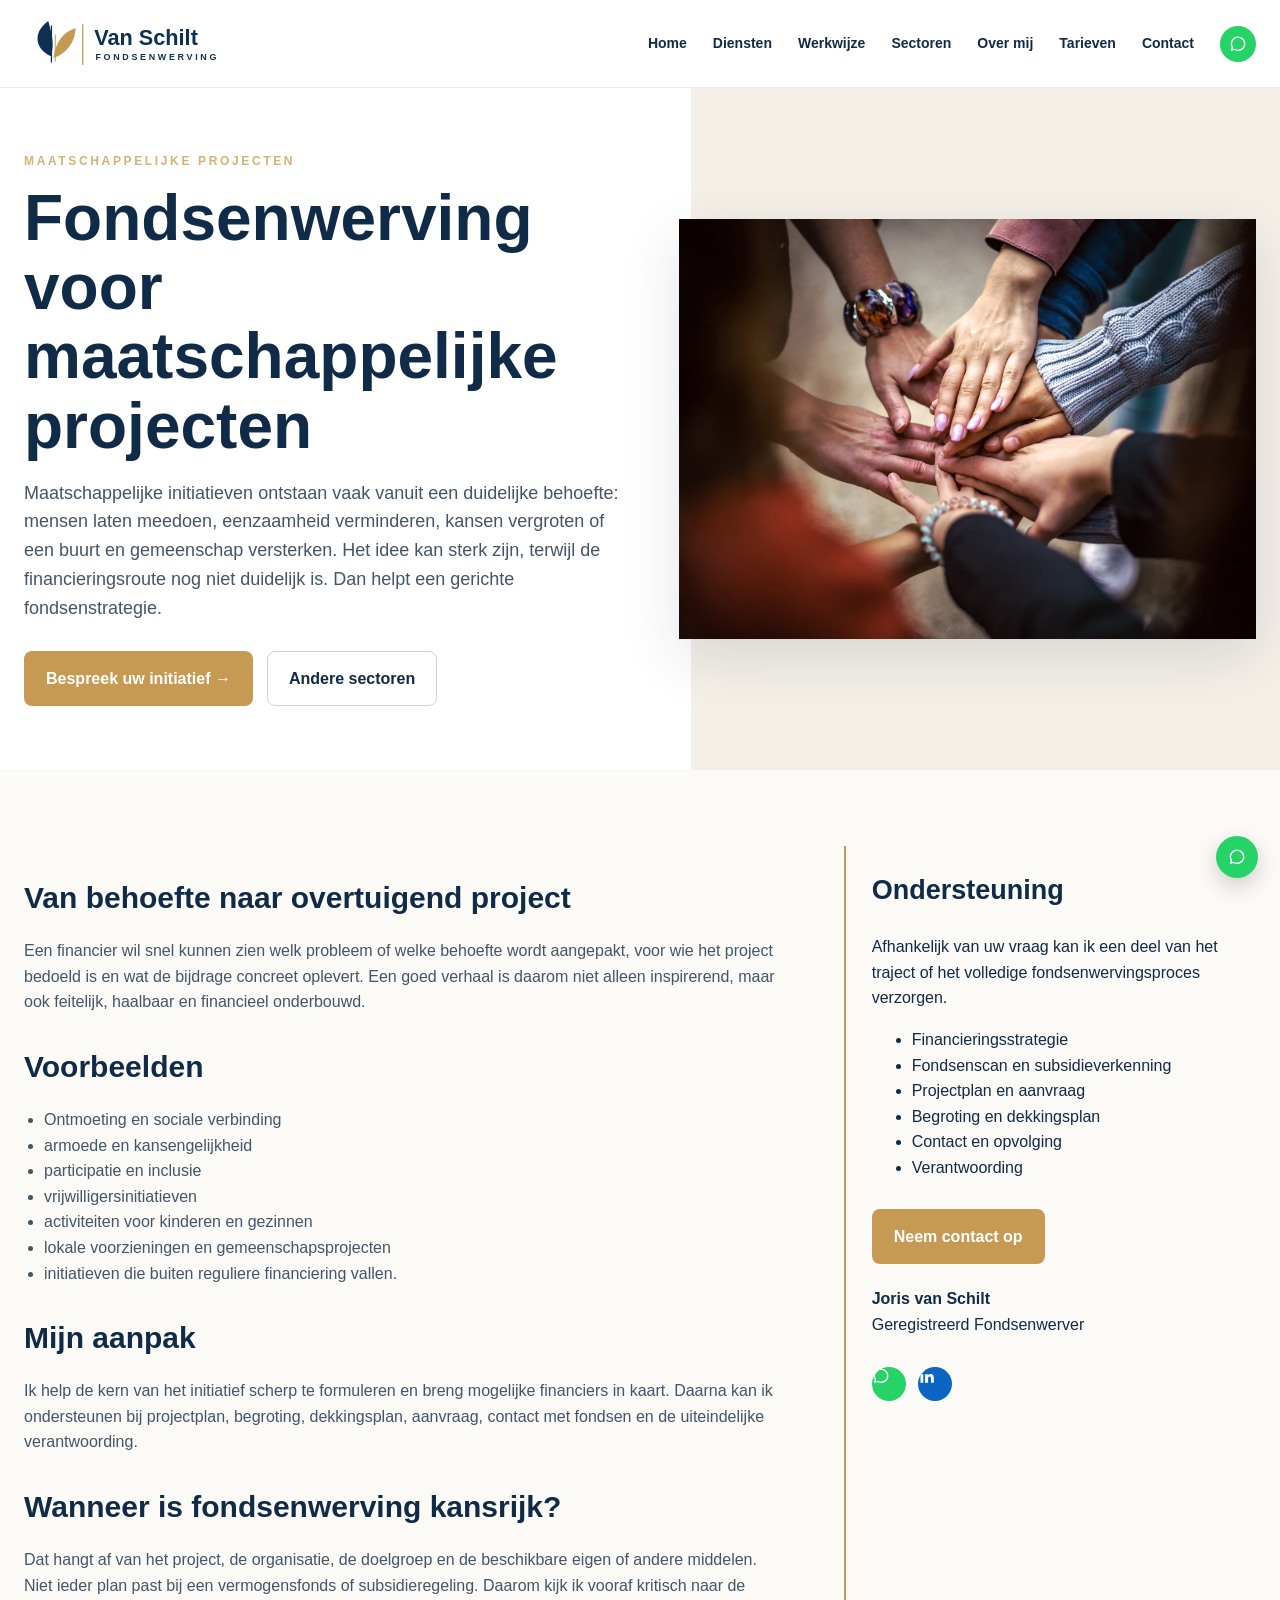
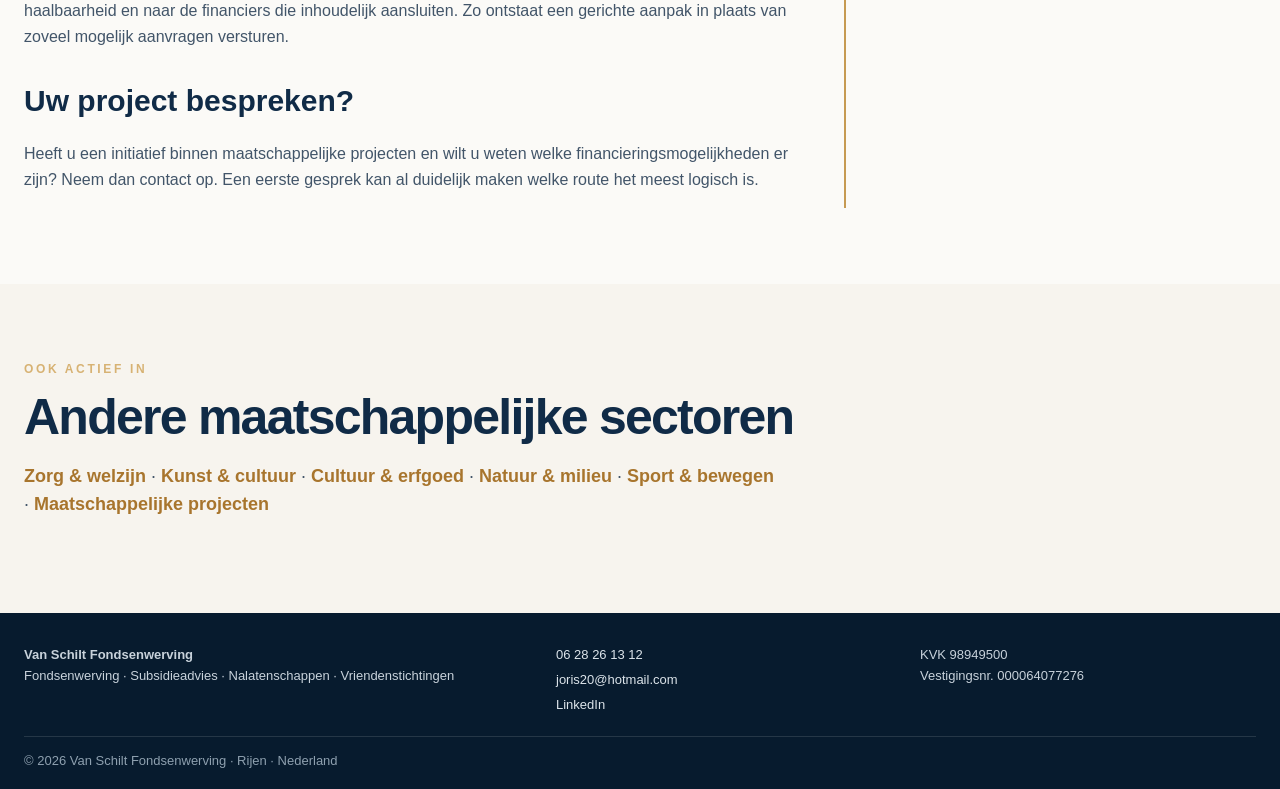
<file: maatschappelijke-projecten.html>
<!doctype html><html lang="nl"><head><meta charset="utf-8"><meta name="viewport" content="width=device-width,initial-scale=1"><meta name="theme-color" content="#0d3152"><link rel="icon" href="favicon.svg" type="image/svg+xml"><link rel="stylesheet" href="styles.css"><title>Fondsenwerving voor maatschappelijke projecten | Van Schilt Fondsenwerving</title><meta name="description" content="Fondsenwerving en subsidieadvies voor maatschappelijke initiatieven, stichtingen en verenigingen. Van goed idee naar passende fondsen en subsidies."><link rel="canonical" href="https://www.vsfw.nl/maatschappelijke-projecten.html"><meta name="robots" content="index,follow,max-image-preview:large"><meta property="og:locale" content="nl_NL"><meta property="og:type" content="website"><meta property="og:title" content="Fondsenwerving voor maatschappelijke projecten | Van Schilt Fondsenwerving"><meta property="og:description" content="Fondsenwerving en subsidieadvies voor maatschappelijke initiatieven, stichtingen en verenigingen. Van goed idee naar passende fondsen en subsidies."><meta property="og:url" content="https://www.vsfw.nl/maatschappelijke-projecten.html"><meta property="og:image" content="https://www.vsfw.nl/verbinden.webp"><meta name="twitter:card" content="summary_large_image"><script type="application/ld+json">{"@context":"https://schema.org","@graph":[{"@type":"WebPage","@id":"https://www.vsfw.nl/maatschappelijke-projecten.html#webpage","url":"https://www.vsfw.nl/maatschappelijke-projecten.html","name":"Fondsenwerving voor maatschappelijke projecten | Van Schilt Fondsenwerving","description":"Fondsenwerving en subsidieadvies voor maatschappelijke initiatieven, stichtingen en verenigingen. Van goed idee naar passende fondsen en subsidies.","inLanguage":"nl-NL","isPartOf":{"@id":"https://www.vsfw.nl/#website"},"about":{"@id":"https://www.vsfw.nl/#business"}},{"@type":"Service","name":"Fondsenwerving voor maatschappelijke projecten","provider":{"@id":"https://www.vsfw.nl/#business"},"areaServed":{"@type":"Country","name":"Nederland"},"url":"https://www.vsfw.nl/maatschappelijke-projecten.html"},{"@type":"BreadcrumbList","itemListElement":[{"@type":"ListItem","position":1,"name":"Home","item":"https://www.vsfw.nl/"},{"@type":"ListItem","position":2,"name":"Maatschappelijke projecten","item":"https://www.vsfw.nl/maatschappelijke-projecten.html"}]}]}</script></head><body>
<nav class="site-nav"><div class="wrap navin"><a class="brand" href="index.html" aria-label="Van Schilt Fondsenwerving home"><img src="logo.svg" alt="Van Schilt Fondsenwerving"></a><button class="menu-toggle" aria-label="Menu openen" aria-expanded="false">☰</button><div class="navlinks"><a href="index.html#home">Home</a><a href="index.html#diensten">Diensten</a><a href="index.html#werkwijze">Werkwijze</a><a href="index.html#sectoren">Sectoren</a><a href="index.html#over">Over mij</a><a href="index.html#tarieven">Tarieven</a><a href="index.html#contact">Contact</a><a class="navcta" href="https://wa.me/31628261312?text=Hallo%20Joris%2C%20ik%20heb%20een%20vraag%20over%20fondsenwerving." target="_blank" rel="noopener" aria-label="WhatsApp"><svg class="brandIcon" viewBox="0 0 24 24" aria-hidden="true"><path d="M12 2a9.7 9.7 0 0 0-8.4 14.55L2.3 21.3l4.88-1.28A9.7 9.7 0 1 0 12 2Zm0 17.65a7.9 7.9 0 0 1-4.02-1.1l-.29-.17-2.9.76.78-2.82-.19-.3A7.9 7.9 0 1 1 12 19.65Z"/></svg></a></div></div></nav>
<main><header class="subhero"><div class="wrap subgrid"><div><div class="kicker">Maatschappelijke projecten</div><h1>Fondsenwerving voor maatschappelijke projecten</h1><p>Maatschappelijke initiatieven ontstaan vaak vanuit een duidelijke behoefte: mensen laten meedoen, eenzaamheid verminderen, kansen vergroten of een buurt en gemeenschap versterken. Het idee kan sterk zijn, terwijl de financieringsroute nog niet duidelijk is. Dan helpt een gerichte fondsenstrategie.</p><div class="actions"><a class="btn gold" href="index.html#contact">Bespreek uw initiatief →</a><a class="btn" style="border-color:#ccd3da" href="index.html#sectoren">Andere sectoren</a></div></div><img src="verbinden.webp" fetchpriority="high" decoding="async" alt="Handen samen als beeld voor verbinding en maatschappelijke initiatieven"></div></header>
<section><div class="wrap contentGrid"><article class="copy"><h2>Van behoefte naar overtuigend project</h2><p>Een financier wil snel kunnen zien welk probleem of welke behoefte wordt aangepakt, voor wie het project bedoeld is en wat de bijdrage concreet oplevert. Een goed verhaal is daarom niet alleen inspirerend, maar ook feitelijk, haalbaar en financieel onderbouwd.</p><h2>Voorbeelden</h2><ul><li>Ontmoeting en sociale verbinding</li><li>armoede en kansengelijkheid</li><li>participatie en inclusie</li><li>vrijwilligersinitiatieven</li><li>activiteiten voor kinderen en gezinnen</li><li>lokale voorzieningen en gemeenschapsprojecten</li><li>initiatieven die buiten reguliere financiering vallen.</li></ul><h2>Mijn aanpak</h2><p>Ik help de kern van het initiatief scherp te formuleren en breng mogelijke financiers in kaart. Daarna kan ik ondersteunen bij projectplan, begroting, dekkingsplan, aanvraag, contact met fondsen en de uiteindelijke verantwoording.</p><h2>Wanneer is fondsenwerving kansrijk?</h2><p>Dat hangt af van het project, de organisatie, de doelgroep en de beschikbare eigen of andere middelen. Niet ieder plan past bij een vermogensfonds of subsidieregeling. Daarom kijk ik vooraf kritisch naar de haalbaarheid en naar de financiers die inhoudelijk aansluiten. Zo ontstaat een gerichte aanpak in plaats van zoveel mogelijk aanvragen versturen.</p><h2>Uw project bespreken?</h2><p>Heeft u een initiatief binnen maatschappelijke projecten en wilt u weten welke financieringsmogelijkheden er zijn? Neem dan contact op. Een eerste gesprek kan al duidelijk maken welke route het meest logisch is.</p></article><aside class="aside"><h2>Ondersteuning</h2><p>Afhankelijk van uw vraag kan ik een deel van het traject of het volledige fondsenwervingsproces verzorgen.</p><ul><li>Financieringsstrategie</li><li>Fondsenscan en subsidieverkenning</li><li>Projectplan en aanvraag</li><li>Begroting en dekkingsplan</li><li>Contact en opvolging</li><li>Verantwoording</li></ul><a class="btn gold" href="index.html#contact">Neem contact op</a><p style="margin-top:22px"><strong>Joris van Schilt</strong><br>Geregistreerd Fondsenwerver</p><div class="socialActions"><a class="socialBtn whatsapp" href="https://wa.me/31628261312?text=Hallo%20Joris%2C%20ik%20heb%20een%20vraag%20over%20fondsenwerving." target="_blank" rel="noopener" aria-label="WhatsApp"><svg class="brandIcon" viewBox="0 0 24 24" aria-hidden="true"><path d="M12 2a9.7 9.7 0 0 0-8.4 14.55L2.3 21.3l4.88-1.28A9.7 9.7 0 1 0 12 2Zm0 17.65a7.9 7.9 0 0 1-4.02-1.1l-.29-.17-2.9.76.78-2.82-.19-.3A7.9 7.9 0 1 1 12 19.65Z"/></svg></a><a class="socialBtn linkedin" href="https://www.linkedin.com/in/jorisvanschilt/" target="_blank" rel="noopener" aria-label="LinkedIn"><svg class="brandIcon" viewBox="0 0 24 24"><path d="M5.2 3.6A2.2 2.2 0 1 1 5.2 8a2.2 2.2 0 0 1 0-4.4ZM3.3 9.6h3.8V21H3.3V9.6Zm6.1 0H13v1.56h.05c.5-.95 1.72-1.95 3.54-1.95 3.79 0 4.49 2.49 4.49 5.73V21h-3.8v-5.37c0-1.28-.02-2.93-1.79-2.93-1.79 0-2.06 1.4-2.06 2.84V21H9.4V9.6Z"/></svg></a></div></aside></div></section>
<section class="sectorBand"><div class="wrap"><div class="kicker">Ook actief in</div><h2 class="sectionTitle">Andere maatschappelijke sectoren</h2><p class="lead"><a class="more" href="zorg-en-welzijn.html">Zorg & welzijn</a> · <a class="more" href="kunst-en-cultuur.html">Kunst & cultuur</a> · <a class="more" href="cultuur-en-erfgoed.html">Cultuur & erfgoed</a> · <a class="more" href="natuur-en-milieu.html">Natuur & milieu</a> · <a class="more" href="sport-en-bewegen.html">Sport & bewegen</a> · <a class="more" href="maatschappelijke-projecten.html">Maatschappelijke projecten</a></p></div></section></main>
<footer><div class="wrap foot"><div><strong>Van Schilt Fondsenwerving</strong><br><span>Fondsenwerving · Subsidieadvies · Nalatenschappen · Vriendenstichtingen</span></div><div class="footlinks"><a href="tel:+31628261312">06 28 26 13 12</a><a href="mailto:joris20@hotmail.com">joris20@hotmail.com</a><a href="https://www.linkedin.com/in/jorisvanschilt/" target="_blank" rel="noopener">LinkedIn</a></div><div>KVK 98949500<br>Vestigingsnr. 000064077276</div></div><div class="wrap copyright">© 2026 Van Schilt Fondsenwerving · Rijen · Nederland</div></footer><a class="floating-whatsapp" href="https://wa.me/31628261312?text=Hallo%20Joris%2C%20ik%20heb%20een%20vraag%20over%20fondsenwerving." target="_blank" rel="noopener" aria-label="WhatsApp met Joris"><svg class="brandIcon" viewBox="0 0 24 24" aria-hidden="true"><path d="M12 2a9.7 9.7 0 0 0-8.4 14.55L2.3 21.3l4.88-1.28A9.7 9.7 0 1 0 12 2Zm0 17.65a7.9 7.9 0 0 1-4.02-1.1l-.29-.17-2.9.76.78-2.82-.19-.3A7.9 7.9 0 1 1 12 19.65Z"/></svg></a><script>const b=document.querySelector('.menu-toggle'),n=document.querySelector('.navlinks');if(b&&n){b.onclick=()=>{const o=n.classList.toggle('open');b.setAttribute('aria-expanded',o)}};</script></body></html>
</file>
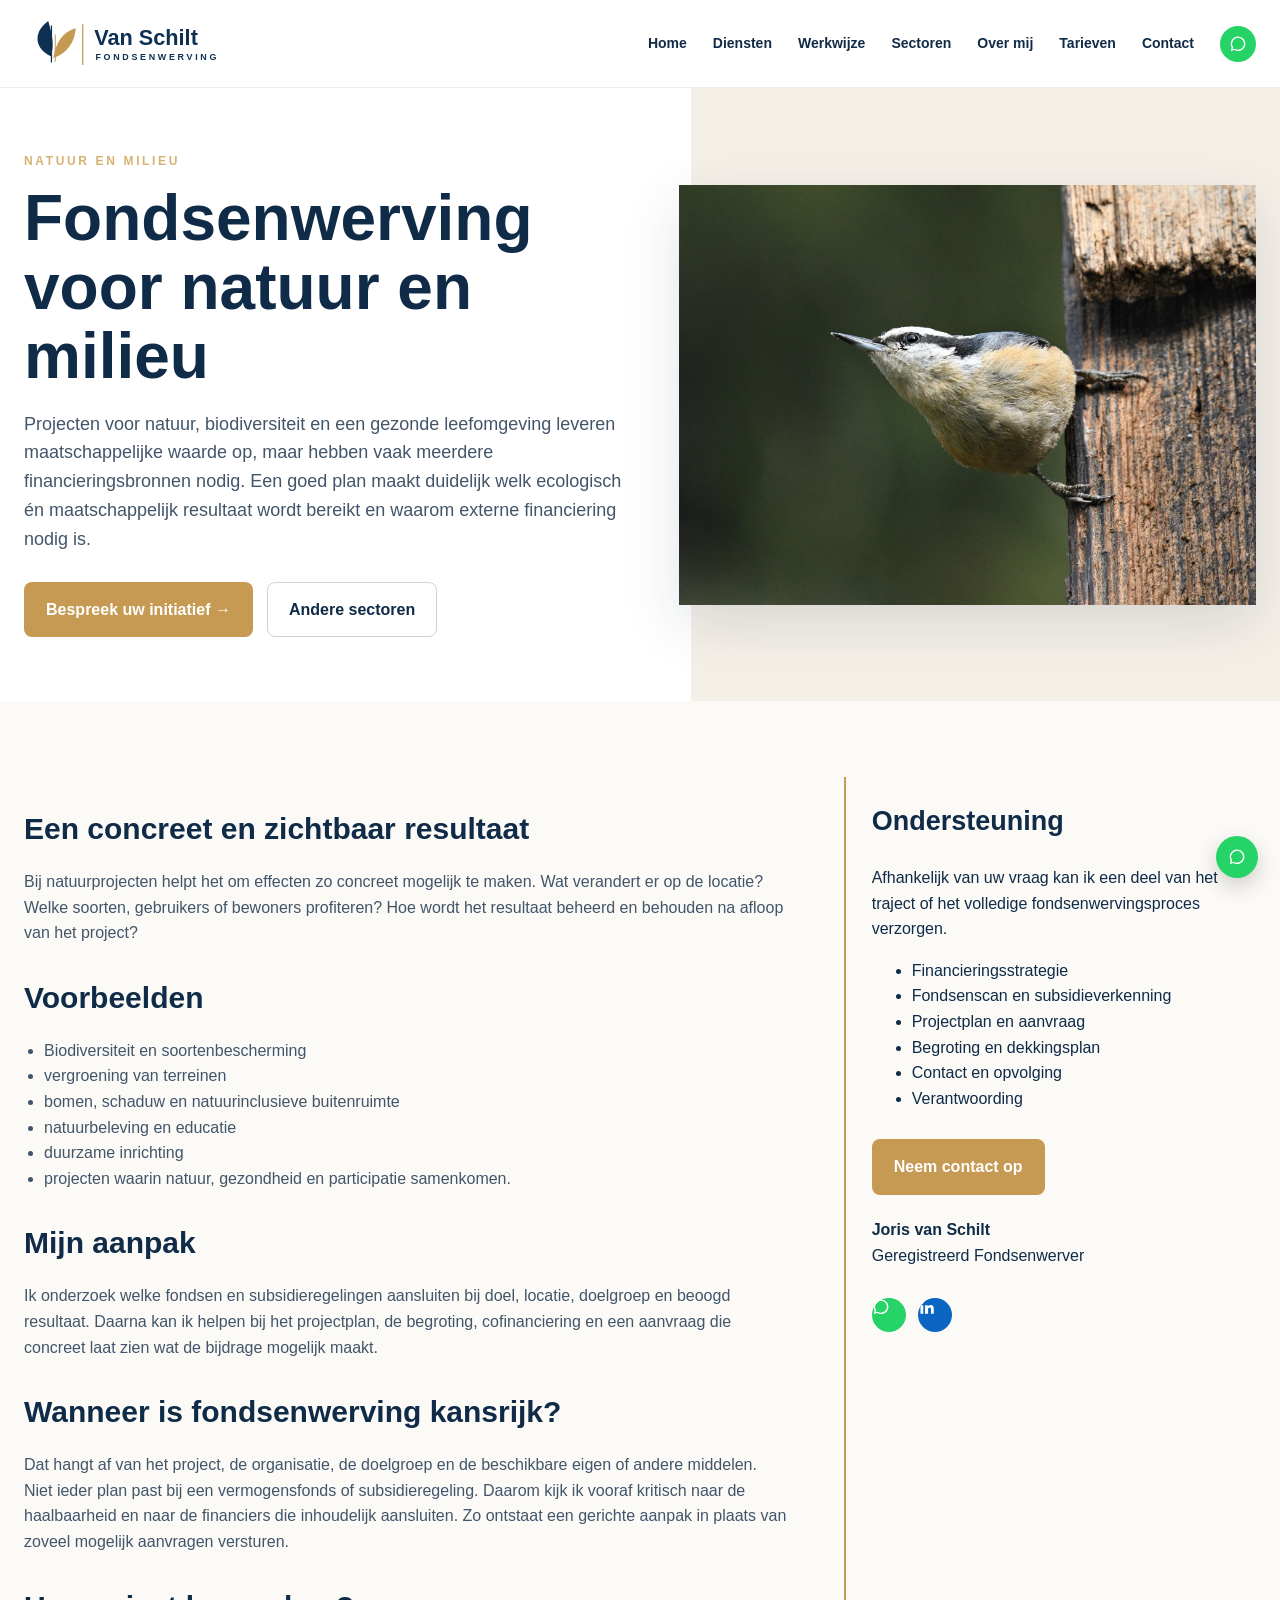
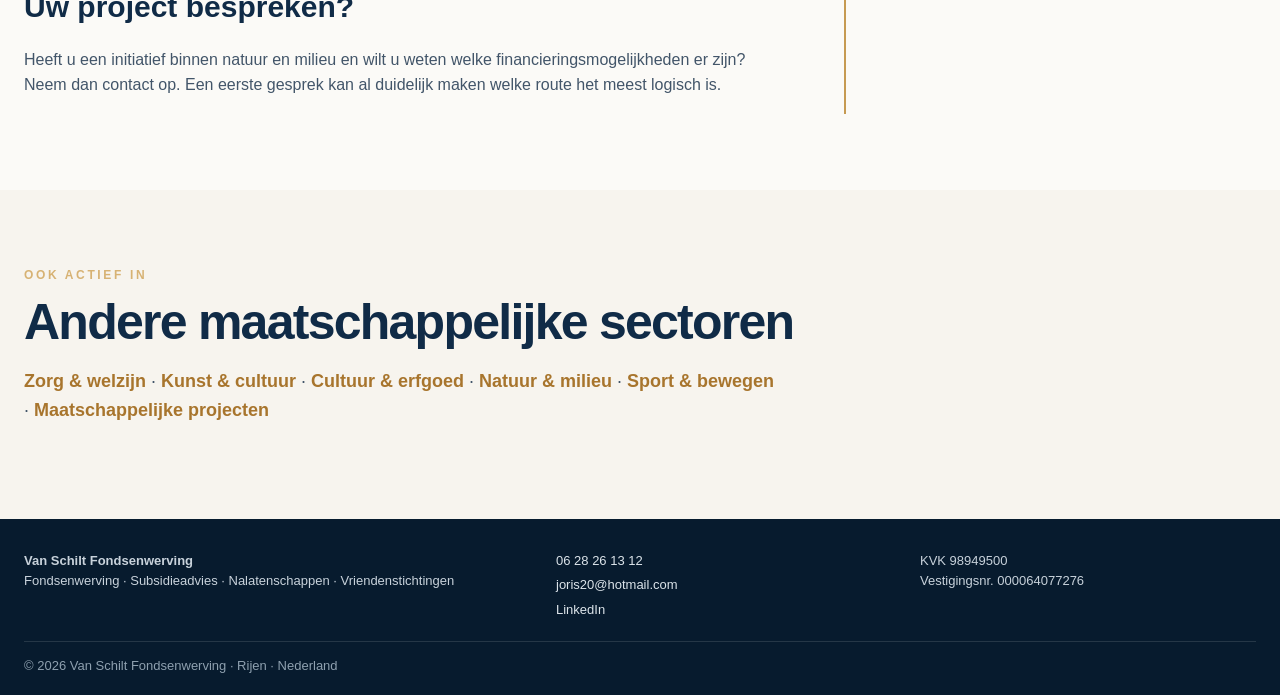
<file: natuur-en-milieu.html>
<!doctype html><html lang="nl"><head><meta charset="utf-8"><meta name="viewport" content="width=device-width,initial-scale=1"><meta name="theme-color" content="#0d3152"><link rel="icon" href="favicon.svg" type="image/svg+xml"><link rel="stylesheet" href="styles.css"><title>Fondsenwerving voor natuur en milieu | Van Schilt Fondsenwerving</title><meta name="description" content="Fondsenwerving en subsidieadvies voor natuur, biodiversiteit, vergroening en duurzame maatschappelijke projecten. Gericht zoeken naar passende financiering."><link rel="canonical" href="https://www.vsfw.nl/natuur-en-milieu.html"><meta name="robots" content="index,follow,max-image-preview:large"><meta property="og:locale" content="nl_NL"><meta property="og:type" content="website"><meta property="og:title" content="Fondsenwerving voor natuur en milieu | Van Schilt Fondsenwerving"><meta property="og:description" content="Fondsenwerving en subsidieadvies voor natuur, biodiversiteit, vergroening en duurzame maatschappelijke projecten. Gericht zoeken naar passende financiering."><meta property="og:url" content="https://www.vsfw.nl/natuur-en-milieu.html"><meta property="og:image" content="https://www.vsfw.nl/vogel.webp"><meta name="twitter:card" content="summary_large_image"><script type="application/ld+json">{"@context":"https://schema.org","@graph":[{"@type":"WebPage","@id":"https://www.vsfw.nl/natuur-en-milieu.html#webpage","url":"https://www.vsfw.nl/natuur-en-milieu.html","name":"Fondsenwerving voor natuur en milieu | Van Schilt Fondsenwerving","description":"Fondsenwerving en subsidieadvies voor natuur, biodiversiteit, vergroening en duurzame maatschappelijke projecten. Gericht zoeken naar passende financiering.","inLanguage":"nl-NL","isPartOf":{"@id":"https://www.vsfw.nl/#website"},"about":{"@id":"https://www.vsfw.nl/#business"}},{"@type":"Service","name":"Fondsenwerving voor natuur en milieu","provider":{"@id":"https://www.vsfw.nl/#business"},"areaServed":{"@type":"Country","name":"Nederland"},"url":"https://www.vsfw.nl/natuur-en-milieu.html"},{"@type":"BreadcrumbList","itemListElement":[{"@type":"ListItem","position":1,"name":"Home","item":"https://www.vsfw.nl/"},{"@type":"ListItem","position":2,"name":"Natuur en milieu","item":"https://www.vsfw.nl/natuur-en-milieu.html"}]}]}</script></head><body>
<nav class="site-nav"><div class="wrap navin"><a class="brand" href="index.html" aria-label="Van Schilt Fondsenwerving home"><img src="logo.svg" alt="Van Schilt Fondsenwerving"></a><button class="menu-toggle" aria-label="Menu openen" aria-expanded="false">☰</button><div class="navlinks"><a href="index.html#home">Home</a><a href="index.html#diensten">Diensten</a><a href="index.html#werkwijze">Werkwijze</a><a href="index.html#sectoren">Sectoren</a><a href="index.html#over">Over mij</a><a href="index.html#tarieven">Tarieven</a><a href="index.html#contact">Contact</a><a class="navcta" href="https://wa.me/31628261312?text=Hallo%20Joris%2C%20ik%20heb%20een%20vraag%20over%20fondsenwerving." target="_blank" rel="noopener" aria-label="WhatsApp"><svg class="brandIcon" viewBox="0 0 24 24" aria-hidden="true"><path d="M12 2a9.7 9.7 0 0 0-8.4 14.55L2.3 21.3l4.88-1.28A9.7 9.7 0 1 0 12 2Zm0 17.65a7.9 7.9 0 0 1-4.02-1.1l-.29-.17-2.9.76.78-2.82-.19-.3A7.9 7.9 0 1 1 12 19.65Z"/></svg></a></div></div></nav>
<main><header class="subhero"><div class="wrap subgrid"><div><div class="kicker">Natuur en milieu</div><h1>Fondsenwerving voor natuur en milieu</h1><p>Projecten voor natuur, biodiversiteit en een gezonde leefomgeving leveren maatschappelijke waarde op, maar hebben vaak meerdere financieringsbronnen nodig. Een goed plan maakt duidelijk welk ecologisch én maatschappelijk resultaat wordt bereikt en waarom externe financiering nodig is.</p><div class="actions"><a class="btn gold" href="index.html#contact">Bespreek uw initiatief →</a><a class="btn" style="border-color:#ccd3da" href="index.html#sectoren">Andere sectoren</a></div></div><img src="vogel.webp" fetchpriority="high" decoding="async" alt="Vogel in de natuur als beeld voor biodiversiteit en natuurprojecten"></div></header>
<section><div class="wrap contentGrid"><article class="copy"><h2>Een concreet en zichtbaar resultaat</h2><p>Bij natuurprojecten helpt het om effecten zo concreet mogelijk te maken. Wat verandert er op de locatie? Welke soorten, gebruikers of bewoners profiteren? Hoe wordt het resultaat beheerd en behouden na afloop van het project?</p><h2>Voorbeelden</h2><ul><li>Biodiversiteit en soortenbescherming</li><li>vergroening van terreinen</li><li>bomen, schaduw en natuurinclusieve buitenruimte</li><li>natuurbeleving en educatie</li><li>duurzame inrichting</li><li>projecten waarin natuur, gezondheid en participatie samenkomen.</li></ul><h2>Mijn aanpak</h2><p>Ik onderzoek welke fondsen en subsidieregelingen aansluiten bij doel, locatie, doelgroep en beoogd resultaat. Daarna kan ik helpen bij het projectplan, de begroting, cofinanciering en een aanvraag die concreet laat zien wat de bijdrage mogelijk maakt.</p><h2>Wanneer is fondsenwerving kansrijk?</h2><p>Dat hangt af van het project, de organisatie, de doelgroep en de beschikbare eigen of andere middelen. Niet ieder plan past bij een vermogensfonds of subsidieregeling. Daarom kijk ik vooraf kritisch naar de haalbaarheid en naar de financiers die inhoudelijk aansluiten. Zo ontstaat een gerichte aanpak in plaats van zoveel mogelijk aanvragen versturen.</p><h2>Uw project bespreken?</h2><p>Heeft u een initiatief binnen natuur en milieu en wilt u weten welke financieringsmogelijkheden er zijn? Neem dan contact op. Een eerste gesprek kan al duidelijk maken welke route het meest logisch is.</p></article><aside class="aside"><h2>Ondersteuning</h2><p>Afhankelijk van uw vraag kan ik een deel van het traject of het volledige fondsenwervingsproces verzorgen.</p><ul><li>Financieringsstrategie</li><li>Fondsenscan en subsidieverkenning</li><li>Projectplan en aanvraag</li><li>Begroting en dekkingsplan</li><li>Contact en opvolging</li><li>Verantwoording</li></ul><a class="btn gold" href="index.html#contact">Neem contact op</a><p style="margin-top:22px"><strong>Joris van Schilt</strong><br>Geregistreerd Fondsenwerver</p><div class="socialActions"><a class="socialBtn whatsapp" href="https://wa.me/31628261312?text=Hallo%20Joris%2C%20ik%20heb%20een%20vraag%20over%20fondsenwerving." target="_blank" rel="noopener" aria-label="WhatsApp"><svg class="brandIcon" viewBox="0 0 24 24" aria-hidden="true"><path d="M12 2a9.7 9.7 0 0 0-8.4 14.55L2.3 21.3l4.88-1.28A9.7 9.7 0 1 0 12 2Zm0 17.65a7.9 7.9 0 0 1-4.02-1.1l-.29-.17-2.9.76.78-2.82-.19-.3A7.9 7.9 0 1 1 12 19.65Z"/></svg></a><a class="socialBtn linkedin" href="https://www.linkedin.com/in/jorisvanschilt/" target="_blank" rel="noopener" aria-label="LinkedIn"><svg class="brandIcon" viewBox="0 0 24 24"><path d="M5.2 3.6A2.2 2.2 0 1 1 5.2 8a2.2 2.2 0 0 1 0-4.4ZM3.3 9.6h3.8V21H3.3V9.6Zm6.1 0H13v1.56h.05c.5-.95 1.72-1.95 3.54-1.95 3.79 0 4.49 2.49 4.49 5.73V21h-3.8v-5.37c0-1.28-.02-2.93-1.79-2.93-1.79 0-2.06 1.4-2.06 2.84V21H9.4V9.6Z"/></svg></a></div></aside></div></section>
<section class="sectorBand"><div class="wrap"><div class="kicker">Ook actief in</div><h2 class="sectionTitle">Andere maatschappelijke sectoren</h2><p class="lead"><a class="more" href="zorg-en-welzijn.html">Zorg & welzijn</a> · <a class="more" href="kunst-en-cultuur.html">Kunst & cultuur</a> · <a class="more" href="cultuur-en-erfgoed.html">Cultuur & erfgoed</a> · <a class="more" href="natuur-en-milieu.html">Natuur & milieu</a> · <a class="more" href="sport-en-bewegen.html">Sport & bewegen</a> · <a class="more" href="maatschappelijke-projecten.html">Maatschappelijke projecten</a></p></div></section></main>
<footer><div class="wrap foot"><div><strong>Van Schilt Fondsenwerving</strong><br><span>Fondsenwerving · Subsidieadvies · Nalatenschappen · Vriendenstichtingen</span></div><div class="footlinks"><a href="tel:+31628261312">06 28 26 13 12</a><a href="mailto:joris20@hotmail.com">joris20@hotmail.com</a><a href="https://www.linkedin.com/in/jorisvanschilt/" target="_blank" rel="noopener">LinkedIn</a></div><div>KVK 98949500<br>Vestigingsnr. 000064077276</div></div><div class="wrap copyright">© 2026 Van Schilt Fondsenwerving · Rijen · Nederland</div></footer><a class="floating-whatsapp" href="https://wa.me/31628261312?text=Hallo%20Joris%2C%20ik%20heb%20een%20vraag%20over%20fondsenwerving." target="_blank" rel="noopener" aria-label="WhatsApp met Joris"><svg class="brandIcon" viewBox="0 0 24 24" aria-hidden="true"><path d="M12 2a9.7 9.7 0 0 0-8.4 14.55L2.3 21.3l4.88-1.28A9.7 9.7 0 1 0 12 2Zm0 17.65a7.9 7.9 0 0 1-4.02-1.1l-.29-.17-2.9.76.78-2.82-.19-.3A7.9 7.9 0 1 1 12 19.65Z"/></svg></a><script>const b=document.querySelector('.menu-toggle'),n=document.querySelector('.navlinks');if(b&&n){b.onclick=()=>{const o=n.classList.toggle('open');b.setAttribute('aria-expanded',o)}};</script></body></html>
</file>
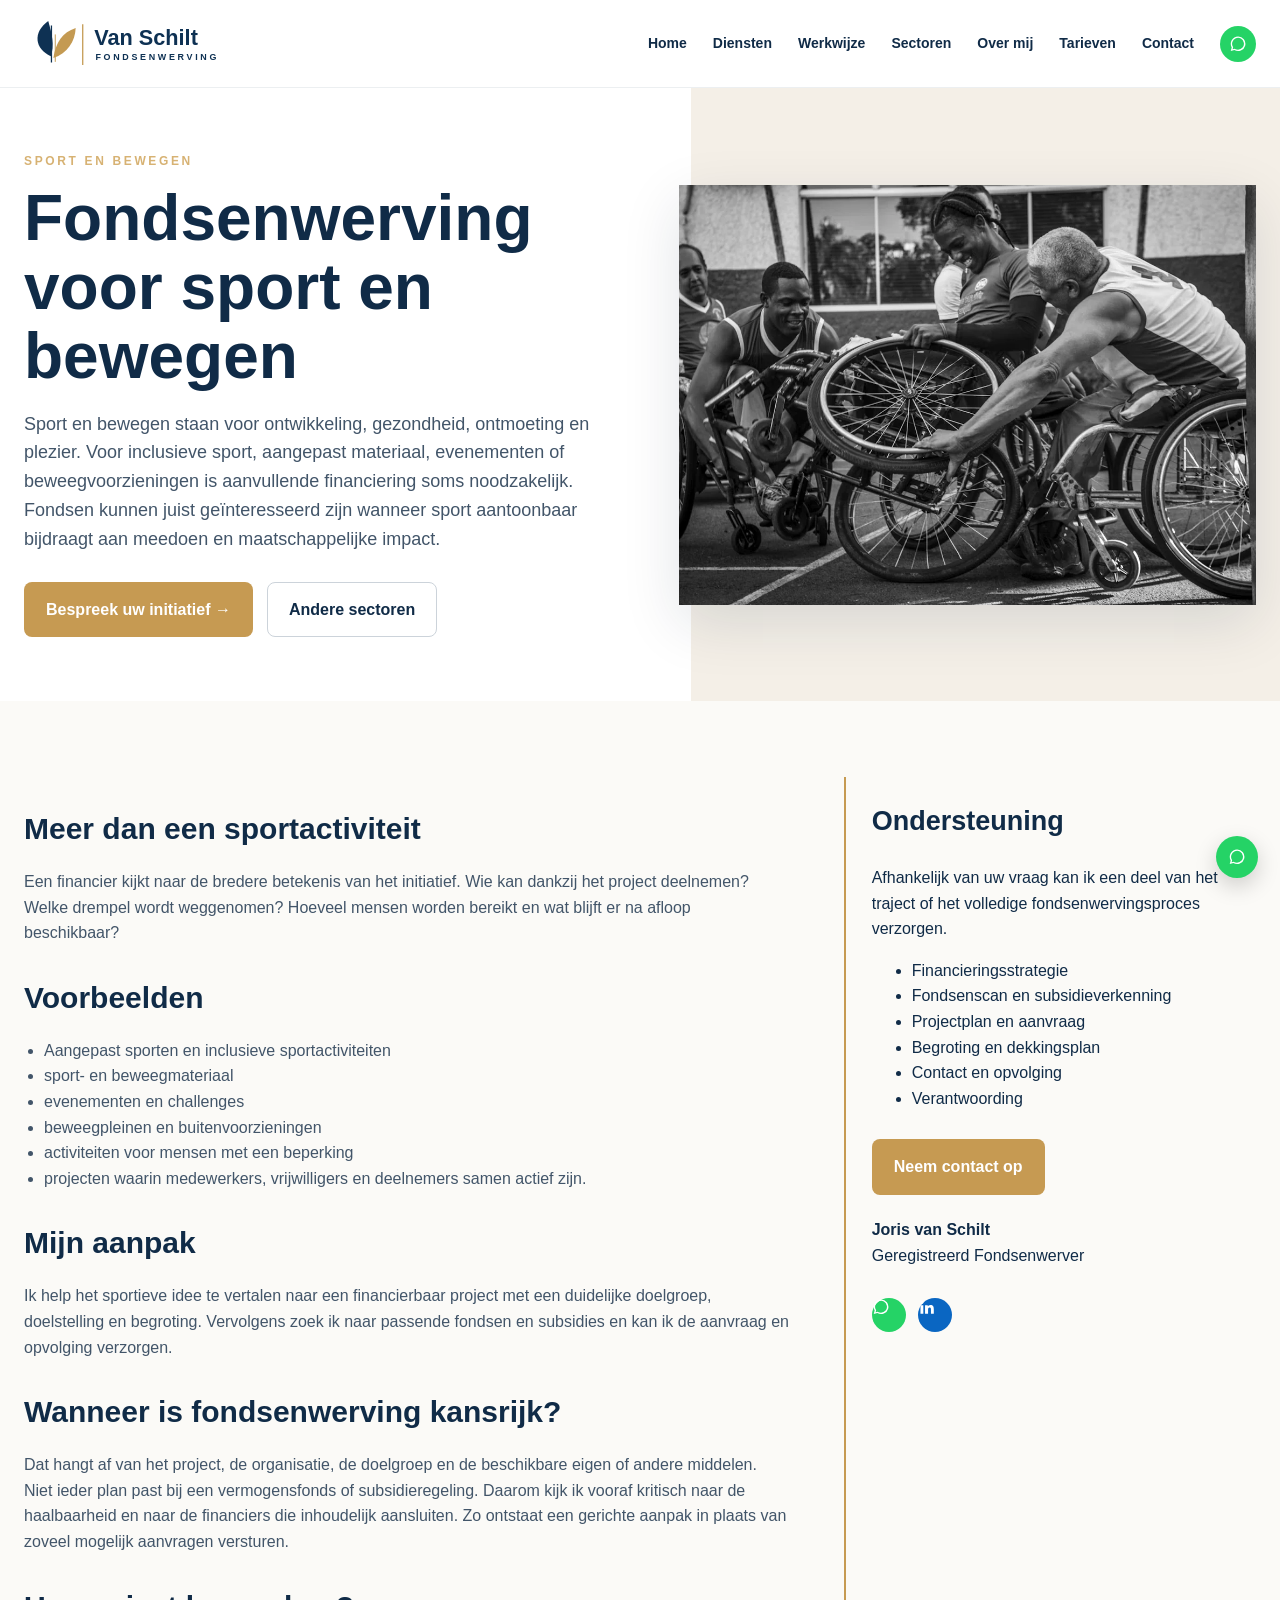
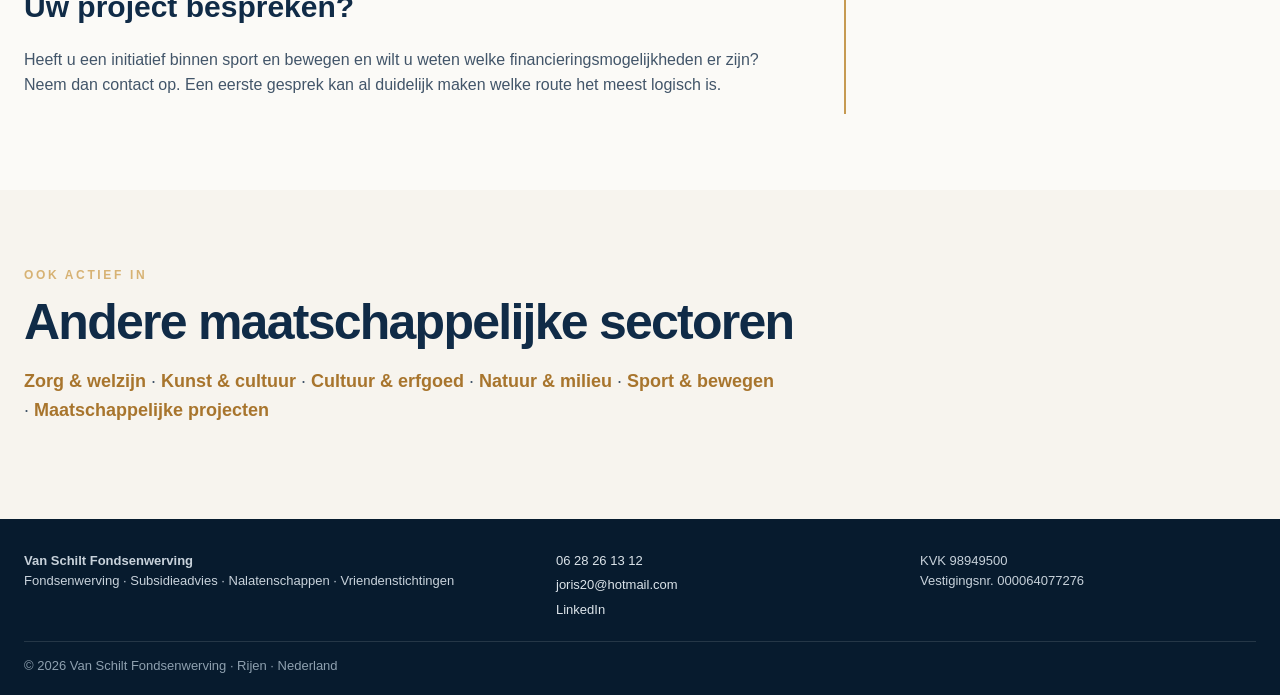
<file: sport-en-bewegen.html>
<!doctype html><html lang="nl"><head><meta charset="utf-8"><meta name="viewport" content="width=device-width,initial-scale=1"><meta name="theme-color" content="#0d3152"><link rel="icon" href="favicon.svg" type="image/svg+xml"><link rel="stylesheet" href="styles.css"><title>Fondsenwerving voor sport en bewegen | Van Schilt Fondsenwerving</title><meta name="description" content="Fondsenwerving voor sport, bewegen, inclusieve activiteiten en aangepast sporten. Van financieringsstrategie tot fondsaanvraag en verantwoording."><link rel="canonical" href="https://www.vsfw.nl/sport-en-bewegen.html"><meta name="robots" content="index,follow,max-image-preview:large"><meta property="og:locale" content="nl_NL"><meta property="og:type" content="website"><meta property="og:title" content="Fondsenwerving voor sport en bewegen | Van Schilt Fondsenwerving"><meta property="og:description" content="Fondsenwerving voor sport, bewegen, inclusieve activiteiten en aangepast sporten. Van financieringsstrategie tot fondsaanvraag en verantwoording."><meta property="og:url" content="https://www.vsfw.nl/sport-en-bewegen.html"><meta property="og:image" content="https://www.vsfw.nl/hero-kracht.webp"><meta name="twitter:card" content="summary_large_image"><script type="application/ld+json">{"@context":"https://schema.org","@graph":[{"@type":"WebPage","@id":"https://www.vsfw.nl/sport-en-bewegen.html#webpage","url":"https://www.vsfw.nl/sport-en-bewegen.html","name":"Fondsenwerving voor sport en bewegen | Van Schilt Fondsenwerving","description":"Fondsenwerving voor sport, bewegen, inclusieve activiteiten en aangepast sporten. Van financieringsstrategie tot fondsaanvraag en verantwoording.","inLanguage":"nl-NL","isPartOf":{"@id":"https://www.vsfw.nl/#website"},"about":{"@id":"https://www.vsfw.nl/#business"}},{"@type":"Service","name":"Fondsenwerving voor sport en bewegen","provider":{"@id":"https://www.vsfw.nl/#business"},"areaServed":{"@type":"Country","name":"Nederland"},"url":"https://www.vsfw.nl/sport-en-bewegen.html"},{"@type":"BreadcrumbList","itemListElement":[{"@type":"ListItem","position":1,"name":"Home","item":"https://www.vsfw.nl/"},{"@type":"ListItem","position":2,"name":"Sport en bewegen","item":"https://www.vsfw.nl/sport-en-bewegen.html"}]}]}</script></head><body>
<nav class="site-nav"><div class="wrap navin"><a class="brand" href="index.html" aria-label="Van Schilt Fondsenwerving home"><img src="logo.svg" alt="Van Schilt Fondsenwerving"></a><button class="menu-toggle" aria-label="Menu openen" aria-expanded="false">☰</button><div class="navlinks"><a href="index.html#home">Home</a><a href="index.html#diensten">Diensten</a><a href="index.html#werkwijze">Werkwijze</a><a href="index.html#sectoren">Sectoren</a><a href="index.html#over">Over mij</a><a href="index.html#tarieven">Tarieven</a><a href="index.html#contact">Contact</a><a class="navcta" href="https://wa.me/31628261312?text=Hallo%20Joris%2C%20ik%20heb%20een%20vraag%20over%20fondsenwerving." target="_blank" rel="noopener" aria-label="WhatsApp"><svg class="brandIcon" viewBox="0 0 24 24" aria-hidden="true"><path d="M12 2a9.7 9.7 0 0 0-8.4 14.55L2.3 21.3l4.88-1.28A9.7 9.7 0 1 0 12 2Zm0 17.65a7.9 7.9 0 0 1-4.02-1.1l-.29-.17-2.9.76.78-2.82-.19-.3A7.9 7.9 0 1 1 12 19.65Z"/></svg></a></div></div></nav>
<main><header class="subhero"><div class="wrap subgrid"><div><div class="kicker">Sport en bewegen</div><h1>Fondsenwerving voor sport en bewegen</h1><p>Sport en bewegen staan voor ontwikkeling, gezondheid, ontmoeting en plezier. Voor inclusieve sport, aangepast materiaal, evenementen of beweegvoorzieningen is aanvullende financiering soms noodzakelijk. Fondsen kunnen juist geïnteresseerd zijn wanneer sport aantoonbaar bijdraagt aan meedoen en maatschappelijke impact.</p><div class="actions"><a class="btn gold" href="index.html#contact">Bespreek uw initiatief →</a><a class="btn" style="border-color:#ccd3da" href="index.html#sectoren">Andere sectoren</a></div></div><img src="hero-kracht.webp" fetchpriority="high" decoding="async" alt="Rolstoelsporters in actie als beeld voor kracht, discipline en resultaat"></div></header>
<section><div class="wrap contentGrid"><article class="copy"><h2>Meer dan een sportactiviteit</h2><p>Een financier kijkt naar de bredere betekenis van het initiatief. Wie kan dankzij het project deelnemen? Welke drempel wordt weggenomen? Hoeveel mensen worden bereikt en wat blijft er na afloop beschikbaar?</p><h2>Voorbeelden</h2><ul><li>Aangepast sporten en inclusieve sportactiviteiten</li><li>sport- en beweegmateriaal</li><li>evenementen en challenges</li><li>beweegpleinen en buitenvoorzieningen</li><li>activiteiten voor mensen met een beperking</li><li>projecten waarin medewerkers, vrijwilligers en deelnemers samen actief zijn.</li></ul><h2>Mijn aanpak</h2><p>Ik help het sportieve idee te vertalen naar een financierbaar project met een duidelijke doelgroep, doelstelling en begroting. Vervolgens zoek ik naar passende fondsen en subsidies en kan ik de aanvraag en opvolging verzorgen.</p><h2>Wanneer is fondsenwerving kansrijk?</h2><p>Dat hangt af van het project, de organisatie, de doelgroep en de beschikbare eigen of andere middelen. Niet ieder plan past bij een vermogensfonds of subsidieregeling. Daarom kijk ik vooraf kritisch naar de haalbaarheid en naar de financiers die inhoudelijk aansluiten. Zo ontstaat een gerichte aanpak in plaats van zoveel mogelijk aanvragen versturen.</p><h2>Uw project bespreken?</h2><p>Heeft u een initiatief binnen sport en bewegen en wilt u weten welke financieringsmogelijkheden er zijn? Neem dan contact op. Een eerste gesprek kan al duidelijk maken welke route het meest logisch is.</p></article><aside class="aside"><h2>Ondersteuning</h2><p>Afhankelijk van uw vraag kan ik een deel van het traject of het volledige fondsenwervingsproces verzorgen.</p><ul><li>Financieringsstrategie</li><li>Fondsenscan en subsidieverkenning</li><li>Projectplan en aanvraag</li><li>Begroting en dekkingsplan</li><li>Contact en opvolging</li><li>Verantwoording</li></ul><a class="btn gold" href="index.html#contact">Neem contact op</a><p style="margin-top:22px"><strong>Joris van Schilt</strong><br>Geregistreerd Fondsenwerver</p><div class="socialActions"><a class="socialBtn whatsapp" href="https://wa.me/31628261312?text=Hallo%20Joris%2C%20ik%20heb%20een%20vraag%20over%20fondsenwerving." target="_blank" rel="noopener" aria-label="WhatsApp"><svg class="brandIcon" viewBox="0 0 24 24" aria-hidden="true"><path d="M12 2a9.7 9.7 0 0 0-8.4 14.55L2.3 21.3l4.88-1.28A9.7 9.7 0 1 0 12 2Zm0 17.65a7.9 7.9 0 0 1-4.02-1.1l-.29-.17-2.9.76.78-2.82-.19-.3A7.9 7.9 0 1 1 12 19.65Z"/></svg></a><a class="socialBtn linkedin" href="https://www.linkedin.com/in/jorisvanschilt/" target="_blank" rel="noopener" aria-label="LinkedIn"><svg class="brandIcon" viewBox="0 0 24 24"><path d="M5.2 3.6A2.2 2.2 0 1 1 5.2 8a2.2 2.2 0 0 1 0-4.4ZM3.3 9.6h3.8V21H3.3V9.6Zm6.1 0H13v1.56h.05c.5-.95 1.72-1.95 3.54-1.95 3.79 0 4.49 2.49 4.49 5.73V21h-3.8v-5.37c0-1.28-.02-2.93-1.79-2.93-1.79 0-2.06 1.4-2.06 2.84V21H9.4V9.6Z"/></svg></a></div></aside></div></section>
<section class="sectorBand"><div class="wrap"><div class="kicker">Ook actief in</div><h2 class="sectionTitle">Andere maatschappelijke sectoren</h2><p class="lead"><a class="more" href="zorg-en-welzijn.html">Zorg & welzijn</a> · <a class="more" href="kunst-en-cultuur.html">Kunst & cultuur</a> · <a class="more" href="cultuur-en-erfgoed.html">Cultuur & erfgoed</a> · <a class="more" href="natuur-en-milieu.html">Natuur & milieu</a> · <a class="more" href="sport-en-bewegen.html">Sport & bewegen</a> · <a class="more" href="maatschappelijke-projecten.html">Maatschappelijke projecten</a></p></div></section></main>
<footer><div class="wrap foot"><div><strong>Van Schilt Fondsenwerving</strong><br><span>Fondsenwerving · Subsidieadvies · Nalatenschappen · Vriendenstichtingen</span></div><div class="footlinks"><a href="tel:+31628261312">06 28 26 13 12</a><a href="mailto:joris20@hotmail.com">joris20@hotmail.com</a><a href="https://www.linkedin.com/in/jorisvanschilt/" target="_blank" rel="noopener">LinkedIn</a></div><div>KVK 98949500<br>Vestigingsnr. 000064077276</div></div><div class="wrap copyright">© 2026 Van Schilt Fondsenwerving · Rijen · Nederland</div></footer><a class="floating-whatsapp" href="https://wa.me/31628261312?text=Hallo%20Joris%2C%20ik%20heb%20een%20vraag%20over%20fondsenwerving." target="_blank" rel="noopener" aria-label="WhatsApp met Joris"><svg class="brandIcon" viewBox="0 0 24 24" aria-hidden="true"><path d="M12 2a9.7 9.7 0 0 0-8.4 14.55L2.3 21.3l4.88-1.28A9.7 9.7 0 1 0 12 2Zm0 17.65a7.9 7.9 0 0 1-4.02-1.1l-.29-.17-2.9.76.78-2.82-.19-.3A7.9 7.9 0 1 1 12 19.65Z"/></svg></a><script>const b=document.querySelector('.menu-toggle'),n=document.querySelector('.navlinks');if(b&&n){b.onclick=()=>{const o=n.classList.toggle('open');b.setAttribute('aria-expanded',o)}};</script></body></html>
</file>
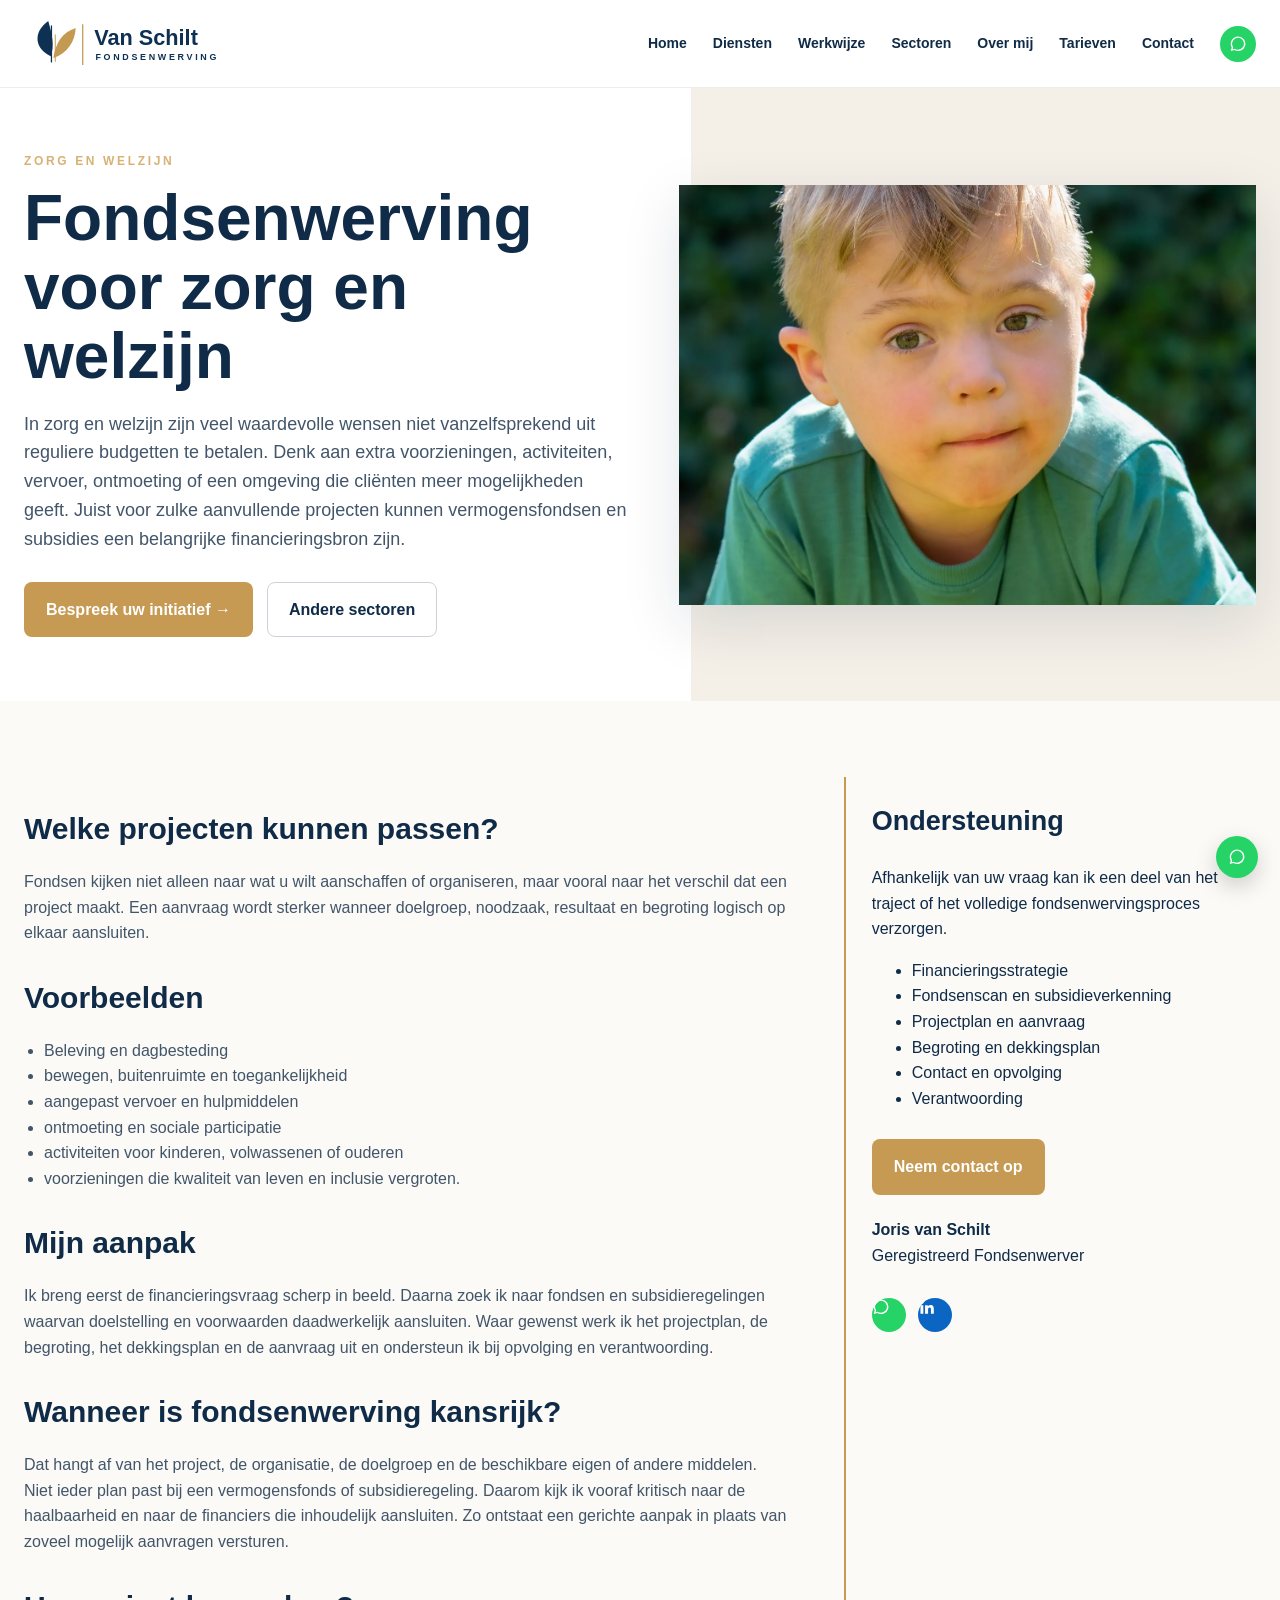
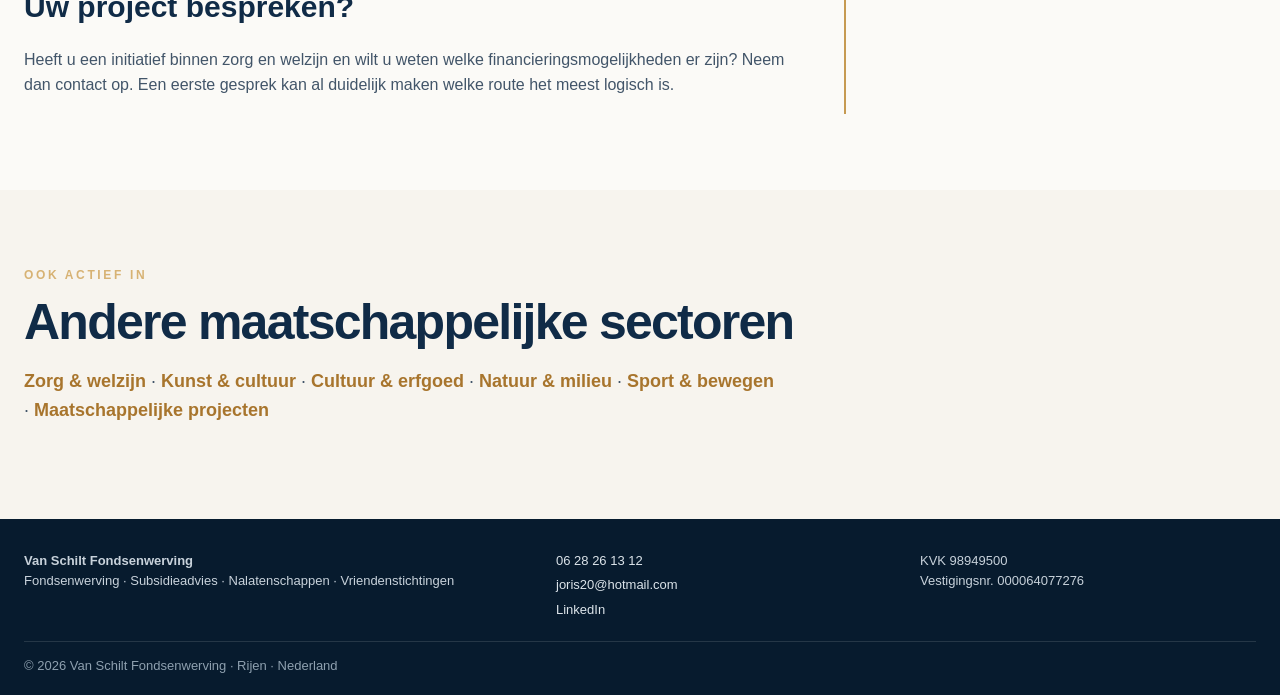
<file: zorg-en-welzijn.html>
<!doctype html><html lang="nl"><head><meta charset="utf-8"><meta name="viewport" content="width=device-width,initial-scale=1"><meta name="theme-color" content="#0d3152"><link rel="icon" href="favicon.svg" type="image/svg+xml"><link rel="stylesheet" href="styles.css"><title>Fondsenwerving voor zorg en welzijn | Van Schilt Fondsenwerving</title><meta name="description" content="Fondsenwerving en subsidieadvies voor zorgorganisaties en welzijnsinitiatieven. Van fondsenscan en projectplan tot aanvraag en verantwoording."><link rel="canonical" href="https://www.vsfw.nl/zorg-en-welzijn.html"><meta name="robots" content="index,follow,max-image-preview:large"><meta property="og:locale" content="nl_NL"><meta property="og:type" content="website"><meta property="og:title" content="Fondsenwerving voor zorg en welzijn | Van Schilt Fondsenwerving"><meta property="og:description" content="Fondsenwerving en subsidieadvies voor zorgorganisaties en welzijnsinitiatieven. Van fondsenscan en projectplan tot aanvraag en verantwoording."><meta property="og:url" content="https://www.vsfw.nl/zorg-en-welzijn.html"><meta property="og:image" content="https://www.vsfw.nl/down.webp"><meta name="twitter:card" content="summary_large_image"><script type="application/ld+json">{"@context":"https://schema.org","@graph":[{"@type":"WebPage","@id":"https://www.vsfw.nl/zorg-en-welzijn.html#webpage","url":"https://www.vsfw.nl/zorg-en-welzijn.html","name":"Fondsenwerving voor zorg en welzijn | Van Schilt Fondsenwerving","description":"Fondsenwerving en subsidieadvies voor zorgorganisaties en welzijnsinitiatieven. Van fondsenscan en projectplan tot aanvraag en verantwoording.","inLanguage":"nl-NL","isPartOf":{"@id":"https://www.vsfw.nl/#website"},"about":{"@id":"https://www.vsfw.nl/#business"}},{"@type":"Service","name":"Fondsenwerving voor zorg en welzijn","provider":{"@id":"https://www.vsfw.nl/#business"},"areaServed":{"@type":"Country","name":"Nederland"},"url":"https://www.vsfw.nl/zorg-en-welzijn.html"},{"@type":"BreadcrumbList","itemListElement":[{"@type":"ListItem","position":1,"name":"Home","item":"https://www.vsfw.nl/"},{"@type":"ListItem","position":2,"name":"Zorg en welzijn","item":"https://www.vsfw.nl/zorg-en-welzijn.html"}]}]}</script></head><body>
<nav class="site-nav"><div class="wrap navin"><a class="brand" href="index.html" aria-label="Van Schilt Fondsenwerving home"><img src="logo.svg" alt="Van Schilt Fondsenwerving"></a><button class="menu-toggle" aria-label="Menu openen" aria-expanded="false">☰</button><div class="navlinks"><a href="index.html#home">Home</a><a href="index.html#diensten">Diensten</a><a href="index.html#werkwijze">Werkwijze</a><a href="index.html#sectoren">Sectoren</a><a href="index.html#over">Over mij</a><a href="index.html#tarieven">Tarieven</a><a href="index.html#contact">Contact</a><a class="navcta" href="https://wa.me/31628261312?text=Hallo%20Joris%2C%20ik%20heb%20een%20vraag%20over%20fondsenwerving." target="_blank" rel="noopener" aria-label="WhatsApp"><svg class="brandIcon" viewBox="0 0 24 24" aria-hidden="true"><path d="M12 2a9.7 9.7 0 0 0-8.4 14.55L2.3 21.3l4.88-1.28A9.7 9.7 0 1 0 12 2Zm0 17.65a7.9 7.9 0 0 1-4.02-1.1l-.29-.17-2.9.76.78-2.82-.19-.3A7.9 7.9 0 1 1 12 19.65Z"/></svg></a></div></div></nav>
<main><header class="subhero"><div class="wrap subgrid"><div><div class="kicker">Zorg en welzijn</div><h1>Fondsenwerving voor zorg en welzijn</h1><p>In zorg en welzijn zijn veel waardevolle wensen niet vanzelfsprekend uit reguliere budgetten te betalen. Denk aan extra voorzieningen, activiteiten, vervoer, ontmoeting of een omgeving die cliënten meer mogelijkheden geeft. Juist voor zulke aanvullende projecten kunnen vermogensfondsen en subsidies een belangrijke financieringsbron zijn.</p><div class="actions"><a class="btn gold" href="index.html#contact">Bespreek uw initiatief →</a><a class="btn" style="border-color:#ccd3da" href="index.html#sectoren">Andere sectoren</a></div></div><img src="down.webp" fetchpriority="high" decoding="async" alt="Kind buiten als beeld voor kansen, welzijn en meedoen"></div></header>
<section><div class="wrap contentGrid"><article class="copy"><h2>Welke projecten kunnen passen?</h2><p>Fondsen kijken niet alleen naar wat u wilt aanschaffen of organiseren, maar vooral naar het verschil dat een project maakt. Een aanvraag wordt sterker wanneer doelgroep, noodzaak, resultaat en begroting logisch op elkaar aansluiten.</p><h2>Voorbeelden</h2><ul><li>Beleving en dagbesteding</li><li>bewegen, buitenruimte en toegankelijkheid</li><li>aangepast vervoer en hulpmiddelen</li><li>ontmoeting en sociale participatie</li><li>activiteiten voor kinderen, volwassenen of ouderen</li><li>voorzieningen die kwaliteit van leven en inclusie vergroten.</li></ul><h2>Mijn aanpak</h2><p>Ik breng eerst de financieringsvraag scherp in beeld. Daarna zoek ik naar fondsen en subsidieregelingen waarvan doelstelling en voorwaarden daadwerkelijk aansluiten. Waar gewenst werk ik het projectplan, de begroting, het dekkingsplan en de aanvraag uit en ondersteun ik bij opvolging en verantwoording.</p><h2>Wanneer is fondsenwerving kansrijk?</h2><p>Dat hangt af van het project, de organisatie, de doelgroep en de beschikbare eigen of andere middelen. Niet ieder plan past bij een vermogensfonds of subsidieregeling. Daarom kijk ik vooraf kritisch naar de haalbaarheid en naar de financiers die inhoudelijk aansluiten. Zo ontstaat een gerichte aanpak in plaats van zoveel mogelijk aanvragen versturen.</p><h2>Uw project bespreken?</h2><p>Heeft u een initiatief binnen zorg en welzijn en wilt u weten welke financieringsmogelijkheden er zijn? Neem dan contact op. Een eerste gesprek kan al duidelijk maken welke route het meest logisch is.</p></article><aside class="aside"><h2>Ondersteuning</h2><p>Afhankelijk van uw vraag kan ik een deel van het traject of het volledige fondsenwervingsproces verzorgen.</p><ul><li>Financieringsstrategie</li><li>Fondsenscan en subsidieverkenning</li><li>Projectplan en aanvraag</li><li>Begroting en dekkingsplan</li><li>Contact en opvolging</li><li>Verantwoording</li></ul><a class="btn gold" href="index.html#contact">Neem contact op</a><p style="margin-top:22px"><strong>Joris van Schilt</strong><br>Geregistreerd Fondsenwerver</p><div class="socialActions"><a class="socialBtn whatsapp" href="https://wa.me/31628261312?text=Hallo%20Joris%2C%20ik%20heb%20een%20vraag%20over%20fondsenwerving." target="_blank" rel="noopener" aria-label="WhatsApp"><svg class="brandIcon" viewBox="0 0 24 24" aria-hidden="true"><path d="M12 2a9.7 9.7 0 0 0-8.4 14.55L2.3 21.3l4.88-1.28A9.7 9.7 0 1 0 12 2Zm0 17.65a7.9 7.9 0 0 1-4.02-1.1l-.29-.17-2.9.76.78-2.82-.19-.3A7.9 7.9 0 1 1 12 19.65Z"/></svg></a><a class="socialBtn linkedin" href="https://www.linkedin.com/in/jorisvanschilt/" target="_blank" rel="noopener" aria-label="LinkedIn"><svg class="brandIcon" viewBox="0 0 24 24"><path d="M5.2 3.6A2.2 2.2 0 1 1 5.2 8a2.2 2.2 0 0 1 0-4.4ZM3.3 9.6h3.8V21H3.3V9.6Zm6.1 0H13v1.56h.05c.5-.95 1.72-1.95 3.54-1.95 3.79 0 4.49 2.49 4.49 5.73V21h-3.8v-5.37c0-1.28-.02-2.93-1.79-2.93-1.79 0-2.06 1.4-2.06 2.84V21H9.4V9.6Z"/></svg></a></div></aside></div></section>
<section class="sectorBand"><div class="wrap"><div class="kicker">Ook actief in</div><h2 class="sectionTitle">Andere maatschappelijke sectoren</h2><p class="lead"><a class="more" href="zorg-en-welzijn.html">Zorg & welzijn</a> · <a class="more" href="kunst-en-cultuur.html">Kunst & cultuur</a> · <a class="more" href="cultuur-en-erfgoed.html">Cultuur & erfgoed</a> · <a class="more" href="natuur-en-milieu.html">Natuur & milieu</a> · <a class="more" href="sport-en-bewegen.html">Sport & bewegen</a> · <a class="more" href="maatschappelijke-projecten.html">Maatschappelijke projecten</a></p></div></section></main>
<footer><div class="wrap foot"><div><strong>Van Schilt Fondsenwerving</strong><br><span>Fondsenwerving · Subsidieadvies · Nalatenschappen · Vriendenstichtingen</span></div><div class="footlinks"><a href="tel:+31628261312">06 28 26 13 12</a><a href="mailto:joris20@hotmail.com">joris20@hotmail.com</a><a href="https://www.linkedin.com/in/jorisvanschilt/" target="_blank" rel="noopener">LinkedIn</a></div><div>KVK 98949500<br>Vestigingsnr. 000064077276</div></div><div class="wrap copyright">© 2026 Van Schilt Fondsenwerving · Rijen · Nederland</div></footer><a class="floating-whatsapp" href="https://wa.me/31628261312?text=Hallo%20Joris%2C%20ik%20heb%20een%20vraag%20over%20fondsenwerving." target="_blank" rel="noopener" aria-label="WhatsApp met Joris"><svg class="brandIcon" viewBox="0 0 24 24" aria-hidden="true"><path d="M12 2a9.7 9.7 0 0 0-8.4 14.55L2.3 21.3l4.88-1.28A9.7 9.7 0 1 0 12 2Zm0 17.65a7.9 7.9 0 0 1-4.02-1.1l-.29-.17-2.9.76.78-2.82-.19-.3A7.9 7.9 0 1 1 12 19.65Z"/></svg></a><script>const b=document.querySelector('.menu-toggle'),n=document.querySelector('.navlinks');if(b&&n){b.onclick=()=>{const o=n.classList.toggle('open');b.setAttribute('aria-expanded',o)}};</script></body></html>
</file>
<file: styles.css>
:root{--navy:#0d3152;--navy2:#08243d;--gold:#c69a52;--gold2:#d7b273;--cream:#f4efe7;--paper:#fbfaf7;--ink:#102b47;--text:#425569;--line:#ded8cd;--white:#fff;--shadow:0 18px 55px rgba(8,36,61,.12)}
*{box-sizing:border-box}html{scroll-behavior:smooth}body{margin:0;font-family:Inter,Arial,Helvetica,sans-serif;color:var(--ink);background:var(--paper);line-height:1.6}img{max-width:100%}a{color:inherit}.wrap{width:min(1240px,calc(100% - 48px));margin:auto}.skip{position:absolute;left:-9999px}.skip:focus{left:12px;top:12px;background:#fff;padding:10px;z-index:1000}
.site-nav{height:88px;background:rgba(255,255,255,.97);border-bottom:1px solid rgba(13,49,82,.08);position:sticky;top:0;z-index:50;backdrop-filter:blur(10px)}.navin{height:100%;display:flex;align-items:center;justify-content:space-between;gap:26px}.brand img{width:300px;display:block}.navlinks{display:flex;align-items:center;gap:26px;font-size:14px;font-weight:700}.navlinks a{text-decoration:none}.navlinks a:not(.navcta):hover{color:var(--gold)}.navcta{background:var(--gold);color:#fff;padding:12px 18px;border-radius:8px}.menu-toggle{display:none;border:0;background:transparent;font-size:28px;color:var(--navy)}
.hero{background:var(--navy2);color:#fff;overflow:hidden}.heroGrid{display:grid;grid-template-columns:43% 57%;min-height:565px}.heroCopy{padding:72px 52px 68px max(32px,calc((100vw - 1240px)/2));background:linear-gradient(135deg,#0d3659,#082b49);position:relative;z-index:2}.eyebrow,.kicker{font-size:12px;letter-spacing:.22em;text-transform:uppercase;font-weight:800;color:var(--gold2)}.hero h1{font-size:clamp(46px,5.2vw,72px);line-height:1.02;letter-spacing:-.04em;margin:16px 0 24px;max-width:660px}.hero h1 em{font-style:normal;color:var(--gold2)}.hero p{font-size:18px;line-height:1.6;color:#e6eef4;max-width:610px;margin:0 0 14px}.hero p.secondary{font-size:16px;color:#cbd7e1}.actions{display:flex;gap:14px;flex-wrap:wrap;margin-top:28px}.btn{display:inline-flex;align-items:center;justify-content:center;gap:9px;padding:14px 21px;border-radius:8px;text-decoration:none;font-weight:800;border:1px solid transparent}.btn.gold{background:var(--gold);color:#fff}.btn.ghost{border-color:rgba(255,255,255,.75);color:#fff}.heroImage{position:relative;min-height:565px;background:#111;overflow:hidden}.heroImage img{width:100%;height:100%;object-fit:cover;display:block;filter:grayscale(1) contrast(1.05);position:absolute;inset:0}.heroImage:after{content:"";position:absolute;inset:0;background:linear-gradient(90deg,rgba(8,36,61,.12),transparent 32%)}.heroNote{position:absolute;right:7%;bottom:8%;z-index:2;font-size:34px;line-height:1.05;font-style:italic;font-weight:700;color:#fff;text-shadow:0 2px 12px rgba(0,0,0,.45);transform:rotate(-3deg)}.heroNote:after{content:"";display:block;width:145px;height:3px;background:var(--gold);margin-top:10px;margin-left:auto}
.quick{background:var(--cream);border-bottom:1px solid var(--line)}.quickGrid{display:grid;grid-template-columns:repeat(3,1fr)}.quickItem{display:grid;grid-template-columns:48px 1fr;gap:16px;padding:26px 32px;border-right:1px solid var(--line)}.quickItem:last-child{border-right:0}.lineicon{width:42px;height:42px;color:var(--gold);stroke:currentColor;fill:none;stroke-width:1.7}.quick h3{margin:0 0 4px;font-size:19px}.quick p{margin:0;color:#5a6a7a;font-size:14px}.quick a{display:inline-block;margin-top:7px;text-decoration:none;color:#a8752d;font-weight:800;font-size:14px}
section{padding:76px 0}.sectionTitle{font-size:clamp(34px,4vw,50px);line-height:1.08;letter-spacing:-.035em;margin:10px 0 18px}.lead{font-size:18px;color:var(--text);max-width:760px}.aboutGrid{display:grid;grid-template-columns:280px 1fr;gap:42px;align-items:center}.portrait{width:100%;height:330px;object-fit:cover;object-position:center top;box-shadow:var(--shadow)}.aboutText h2{font-size:42px;margin:8px 0 16px;line-height:1.07}.aboutText p{color:var(--text);margin:0 0 13px}.registerRow{display:flex;align-items:center;gap:14px;margin-top:20px}.registerMark{width:48px;height:48px;flex:0 0 48px;border:2px solid var(--navy);border-radius:50%;display:grid;place-items:center;font-family:Georgia,serif;font-size:27px;font-weight:700}.registerRow a{color:#a8752d;font-weight:800;text-decoration:none}.socialActions{display:flex;gap:12px;align-items:center;margin-top:18px}.socialBtn{width:34px;height:34px;display:inline-grid;place-items:center;border-radius:50%;text-decoration:none;color:#fff;transition:transform .15s ease,opacity .15s ease}.socialBtn:hover{transform:translateY(-1px);opacity:.9}.socialBtn.whatsapp{background:#25D366}.socialBtn.linkedin{background:#0A66C2}.brandIcon{width:18px;height:18px;fill:currentColor}.srOnly{position:absolute;width:1px;height:1px;padding:0;margin:-1px;overflow:hidden;clip:rect(0,0,0,0);white-space:nowrap;border:0}
.iconStrip{display:grid;grid-template-columns:repeat(4,1fr);gap:0;margin-top:50px;border-top:1px solid var(--line);border-bottom:1px solid var(--line)}.iconPoint{padding:26px 18px;text-align:center;position:relative}.iconPoint:not(:last-child):after{content:"";position:absolute;right:0;top:25%;height:50%;width:1px;background:var(--line)}.iconPoint svg{width:34px;height:34px;stroke:var(--gold);fill:none;stroke-width:1.6;margin-bottom:10px}.iconPoint strong{display:block;font-size:15px;font-weight:800}.iconPoint span{font-size:12px;color:#778593}
.sectorBand{background:#f7f4ee}.sectorHead{display:flex;justify-content:space-between;align-items:end;gap:20px;margin-bottom:22px}.sectorHead h2{margin:7px 0 0;font-size:36px}.more{font-weight:800;color:#a8752d;text-decoration:none}.sectorGrid{display:grid;grid-template-columns:repeat(3,1fr);gap:14px}.sectorCard{position:relative;height:220px;overflow:hidden;text-decoration:none;background:#ddd}.sectorCard img{width:100%;height:100%;object-fit:cover;transition:.35s}.sectorCard:after{content:"";position:absolute;inset:0;background:linear-gradient(180deg,transparent 38%,rgba(7,27,46,.84))}.sectorCard span{position:absolute;z-index:2;left:18px;bottom:14px;color:#fff;font-size:17px;font-weight:800}.sectorCard:hover img{transform:scale(1.035)}
.services{background:var(--navy2);color:#fff}.services .lead{color:#cbd7e1}.serviceGrid{display:grid;grid-template-columns:repeat(4,1fr);gap:0;margin-top:40px;border-top:1px solid rgba(255,255,255,.16);border-bottom:1px solid rgba(255,255,255,.16)}.service{padding:28px 24px;position:relative}.service:not(:last-child):after{content:"";position:absolute;right:0;top:22%;height:56%;width:1px;background:rgba(255,255,255,.16)}.service svg{width:34px;height:34px;stroke:var(--gold2);fill:none;stroke-width:1.6}.service h3{font-size:21px;margin:12px 0 8px}.service p{font-size:14px;color:#cbd7e1;margin:0}
.steps{display:grid;grid-template-columns:repeat(5,1fr);margin-top:34px;border-top:2px solid var(--gold)}.step{padding:24px 22px;border-right:1px solid var(--line)}.step:last-child{border-right:0}.step strong{font-size:31px;color:var(--gold)}.step h3{margin:5px 0}.step p{font-size:14px;color:#5f7181;margin:0}.priceGrid{display:grid;grid-template-columns:1fr 1fr;gap:18px;margin-top:30px}.price{padding:30px;border:1px solid var(--line);background:#fff}.price.dark{background:var(--navy);color:#fff}.price h3{font-size:25px;margin:0 0 8px}.price p{margin:0;color:#607181}.price.dark p{color:#d6e1ea}.contactBand{background:var(--gold);padding:44px 0;color:#fff}.contactBand .wrap{display:flex;align-items:center;justify-content:space-between;gap:25px}.contactBand h2{margin:0;font-size:34px}.contactBand p{margin:4px 0 0}.contactBand .btn{background:var(--navy2);color:#fff}.contactGrid{display:grid;grid-template-columns:.8fr 1.2fr;gap:54px}.contactGrid h2{font-size:38px}.contactInfo a{text-decoration:none}.form{background:#fff;border:1px solid var(--line);padding:30px;box-shadow:var(--shadow)}.form label{display:block;font-size:14px;font-weight:800;margin:12px 0 6px}.form input,.form textarea{width:100%;padding:13px;border:1px solid #cfd5db;font:inherit}.form textarea{min-height:125px}.form button{width:100%;margin-top:14px;background:var(--navy);color:#fff;cursor:pointer}.floating-whatsapp{position:fixed;right:22px;bottom:22px;z-index:80;width:42px;height:42px;border-radius:50%;background:#25D366;color:#fff;text-decoration:none;box-shadow:0 8px 22px rgba(0,0,0,.18);display:grid;place-items:center}
footer{background:#071b2e;color:#c8d2db;padding:32px 0 18px;font-size:13px}.foot{display:grid;grid-template-columns:1.5fr 1fr 1fr;gap:28px}.foot a{text-decoration:none;color:#dce4ea}.footlinks{display:flex;flex-direction:column;gap:4px}.copyright{border-top:1px solid rgba(255,255,255,.12);padding-top:14px;margin-top:20px;color:#8ea0af}
/* sector pages */
.subhero{padding:64px 0;background:linear-gradient(90deg,#fff 0%,#fff 54%,var(--cream) 54%)}.subgrid{display:grid;grid-template-columns:1fr .95fr;gap:48px;align-items:center}.subhero h1{font-size:clamp(42px,5vw,64px);line-height:1.08;margin:13px 0 18px}.subhero p{font-size:18px;color:var(--text)}.subhero img{width:100%;height:420px;object-fit:cover;box-shadow:var(--shadow)}.contentGrid{display:grid;grid-template-columns:1.3fr .7fr;gap:54px}.copy h2{font-size:30px;margin:28px 0 12px}.copy p,.copy li{color:var(--text)}.copy ul{padding-left:20px}.aside{border-left:2px solid var(--gold);padding-left:26px}.aside h2{font-size:27px}.aside a{display:inline-block;margin-top:12px}
@media(max-width:1000px){.navlinks{display:none;position:absolute;left:0;right:0;top:88px;background:#fff;padding:20px 24px;flex-direction:column;align-items:flex-start;border-bottom:1px solid var(--line)}.navlinks.open{display:flex}.menu-toggle{display:block}.brand img{width:255px}.heroGrid{grid-template-columns:1fr}.heroCopy{padding:60px 28px}.heroImage{min-height:420px}.quickGrid{grid-template-columns:1fr}.quickItem{border-right:0;border-bottom:1px solid var(--line)}.aboutGrid{grid-template-columns:230px 1fr}.iconStrip{grid-template-columns:repeat(2,1fr)}.iconPoint:nth-child(2):after{display:none}.sectorGrid{grid-template-columns:repeat(2,1fr)}.serviceGrid{grid-template-columns:1fr 1fr}.service:nth-child(2):after{display:none}.steps{grid-template-columns:1fr}.step{border-right:0;border-bottom:1px solid var(--line)}.contactGrid,.subgrid,.contentGrid{grid-template-columns:1fr}.subhero{background:#fff}.foot{grid-template-columns:1fr 1fr}}
@media(max-width:620px){.wrap{width:min(100% - 28px,1240px)}.site-nav{height:76px}.navlinks{top:76px}.brand img{width:210px}.hero h1{font-size:43px}.heroImage{min-height:325px}.heroNote{font-size:25px}.quickItem{padding:22px 8px}.aboutGrid{grid-template-columns:1fr}.portrait{height:390px}.iconStrip,.sectorGrid,.serviceGrid,.priceGrid{grid-template-columns:1fr}.iconPoint:after,.service:after{display:none!important}.iconPoint,.service{border-bottom:1px solid var(--line)}.sectorHead,.contactBand .wrap{align-items:flex-start;flex-direction:column}.contactBand h2{font-size:29px}.foot{grid-template-columns:1fr}.floating-whatsapp span:last-child{display:none}}

.navcta[aria-label="WhatsApp"]{width:36px;height:36px;padding:0!important;border-radius:50%!important;display:grid!important;place-items:center;background:#25D366!important;color:#fff!important}.navcta[aria-label="WhatsApp"] .brandIcon{width:18px;height:18px}
</file>
